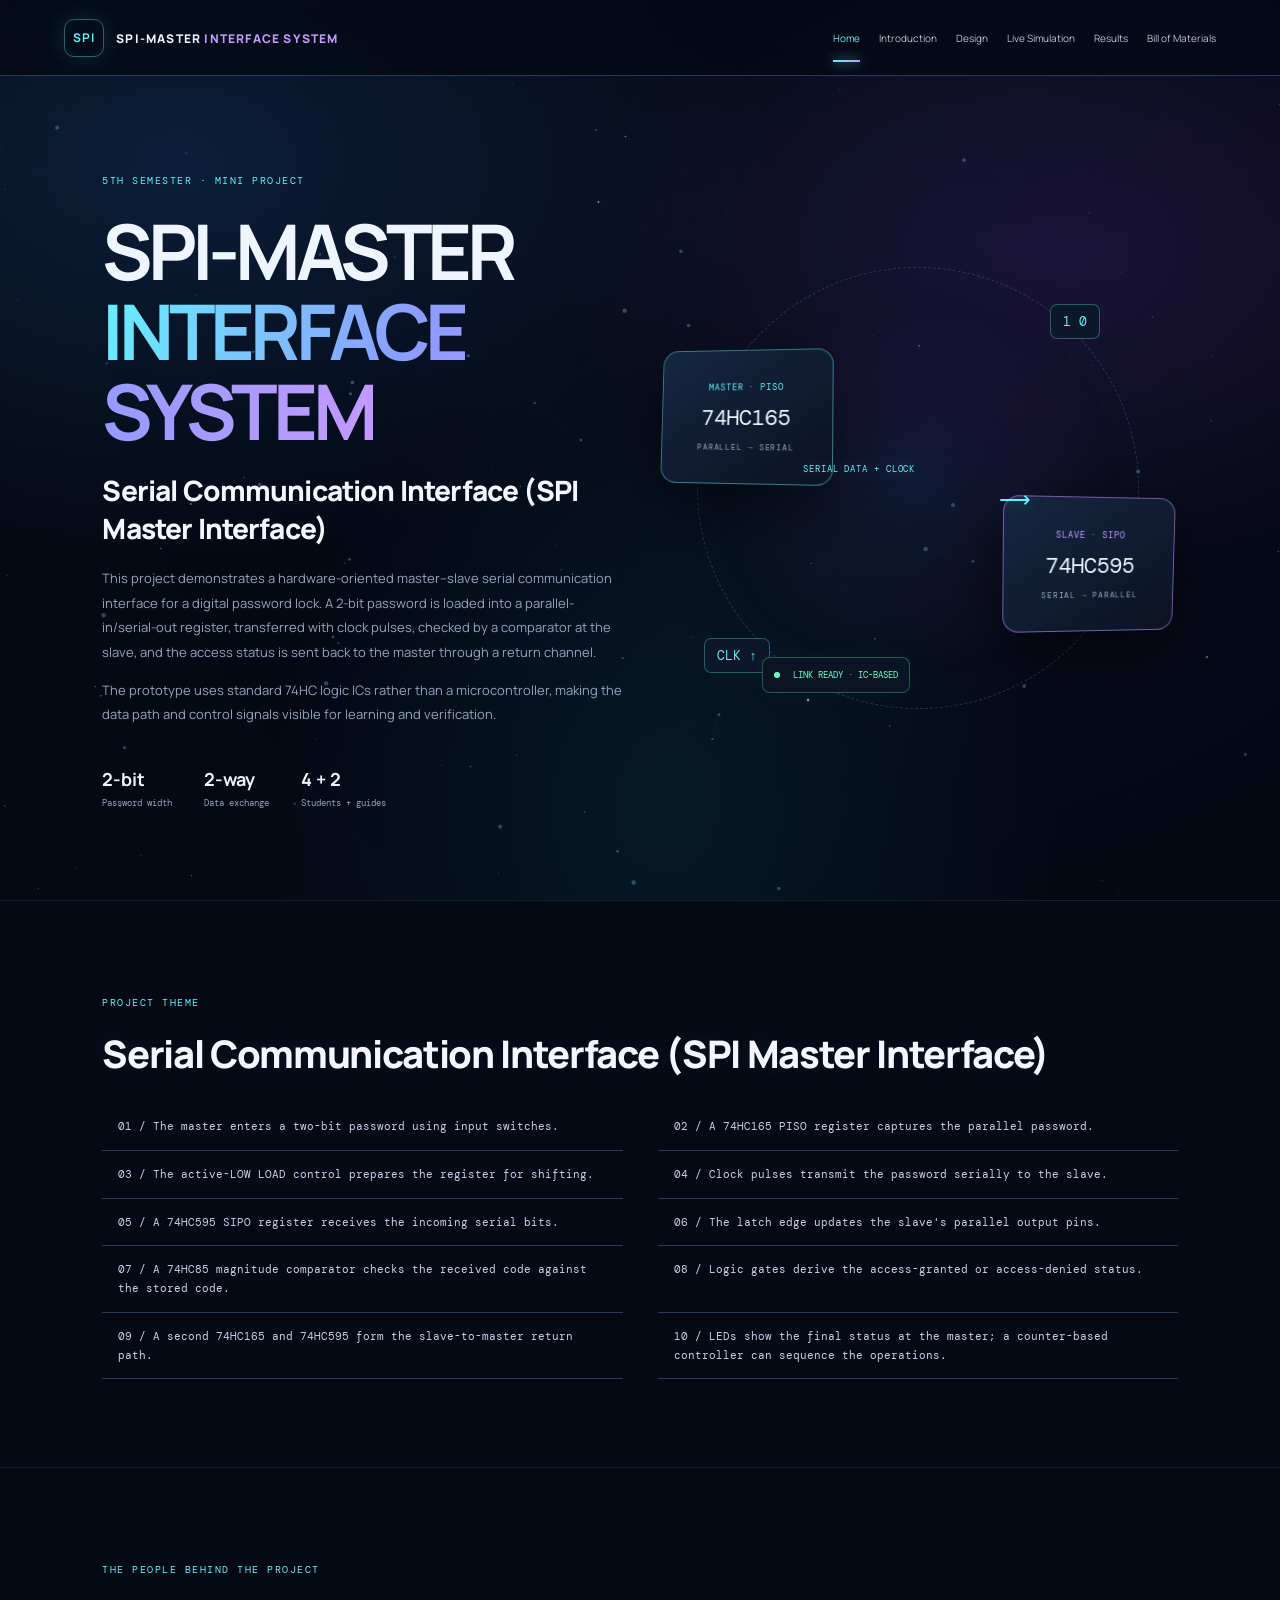
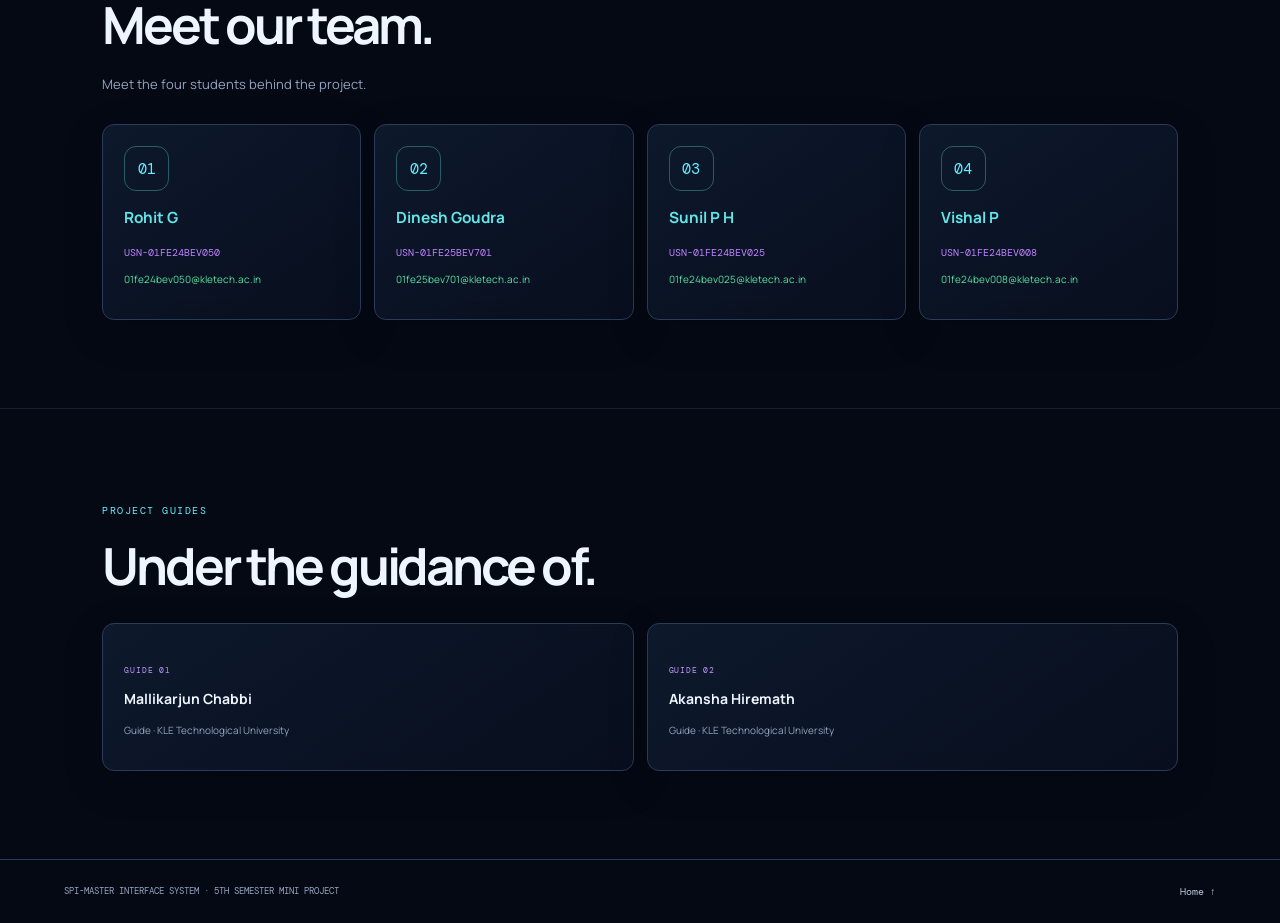
<file: index.html>
<!doctype html><html lang="en"><head><meta charset="utf-8"><meta name="viewport" content="width=device-width,initial-scale=1"><meta name="theme-color" content="#070b17"><title>Home | SPI Master Interface System</title><link rel="stylesheet" href="style.css"></head><body><canvas id="stars"></canvas><header><a class="logo" href="index.html"><b>SPI</b> SPI-MASTER<span> INTERFACE SYSTEM</span></a><button id="menu">☰</button><nav id="nav"><a href="index.html">Home</a><a href="introduction.html">Introduction</a><a href="design.html">Design</a><a href="simulation.html">Live Simulation</a><a href="results.html">Results</a><a href="bom.html">Bill of Materials</a></nav></header><main><section class="hero home-hero"><div><label>5TH SEMESTER · MINI PROJECT</label><h1>SPI-MASTER<br><em>INTERFACE SYSTEM</em></h1><h2 class="subtitle">Serial Communication Interface (SPI Master Interface)</h2><p>This project demonstrates a hardware-oriented master–slave serial communication interface for a digital password lock. A 2-bit password is loaded into a parallel-in/serial-out register, transferred with clock pulses, checked by a comparator at the slave, and the access status is sent back to the master through a return channel.</p><p>The prototype uses standard 74HC logic ICs rather than a microcontroller, making the data path and control signals visible for learning and verification.</p><div class="stats"><div><b>2-bit</b><small>Password width</small></div><div><b>2-way</b><small>Data exchange</small></div><div><b>4 + 2</b><small>Students + guides</small></div></div></div><div class="hero-art"><div class="orbit"></div><div class="chip c1"><small>MASTER · PISO</small><b>74HC165</b><span>PARALLEL → SERIAL</span></div><div class="beam">SERIAL DATA + CLOCK <i>⟶</i></div><div class="chip c2"><small>SLAVE · SIPO</small><b>74HC595</b><span>SERIAL → PARALLEL</span></div><div class="float f1">1 0</div><div class="float f2">CLK ↑</div><div class="live"><i></i> LINK READY · IC-BASED</div></div></section><section class="section"><label>PROJECT THEME</label><h2 class="theme-heading"><strong>Serial Communication Interface (SPI Master Interface)</strong></h2><div class="theme-lines"><p>01 / The master enters a two-bit password using input switches.</p><p>02 / A 74HC165 PISO register captures the parallel password.</p><p>03 / The active-LOW LOAD control prepares the register for shifting.</p><p>04 / Clock pulses transmit the password serially to the slave.</p><p>05 / A 74HC595 SIPO register receives the incoming serial bits.</p><p>06 / The latch edge updates the slave's parallel output pins.</p><p>07 / A 74HC85 magnitude comparator checks the received code against the stored code.</p><p>08 / Logic gates derive the access-granted or access-denied status.</p><p>09 / A second 74HC165 and 74HC595 form the slave-to-master return path.</p><p>10 / LEDs show the final status at the master; a counter-based controller can sequence the operations.</p></div></section><section class="section"><label>THE PEOPLE BEHIND THE PROJECT</label><h2>Meet our team.</h2><p class="muted">Meet the four students behind the project.</p><div class="team"><article><b>01</b><h3 class="student-name">Rohit G</h3><p class="student-usn">USN-01FE24BEV050</p><p class="student-mail">01fe24bev050@kletech.ac.in</p></article><article><b>02</b><h3 class="student-name">Dinesh Goudra</h3><p class="student-usn">USN-01FE25BEV701</p><p class="student-mail">01fe25bev701@kletech.ac.in</p></article><article><b>03</b><h3 class="student-name">Sunil P H</h3><p class="student-usn">USN-01FE24BEV025</p><p class="student-mail">01fe24bev025@kletech.ac.in</p></article><article><b>04</b><h3 class="student-name">Vishal P</h3><p class="student-usn">USN-01FE24BEV008</p><p class="student-mail">01fe24bev008@kletech.ac.in</p></article></div></section><section class="section"><label>PROJECT GUIDES</label><h2>Under the guidance of.</h2><div class="guides"><article><span>GUIDE 01</span><h3>Mallikarjun Chabbi</h3><p>Guide · KLE Technological University</p></article><article><span>GUIDE 02</span><h3>Akansha Hiremath</h3><p>Guide · KLE Technological University</p></article></div></section></main><footer><span>SPI-MASTER INTERFACE SYSTEM · 5TH SEMESTER MINI PROJECT</span><a href="index.html">Home ↑</a></footer><script src="site.js"></script><script src="stars.js"></script></body></html>
</file>
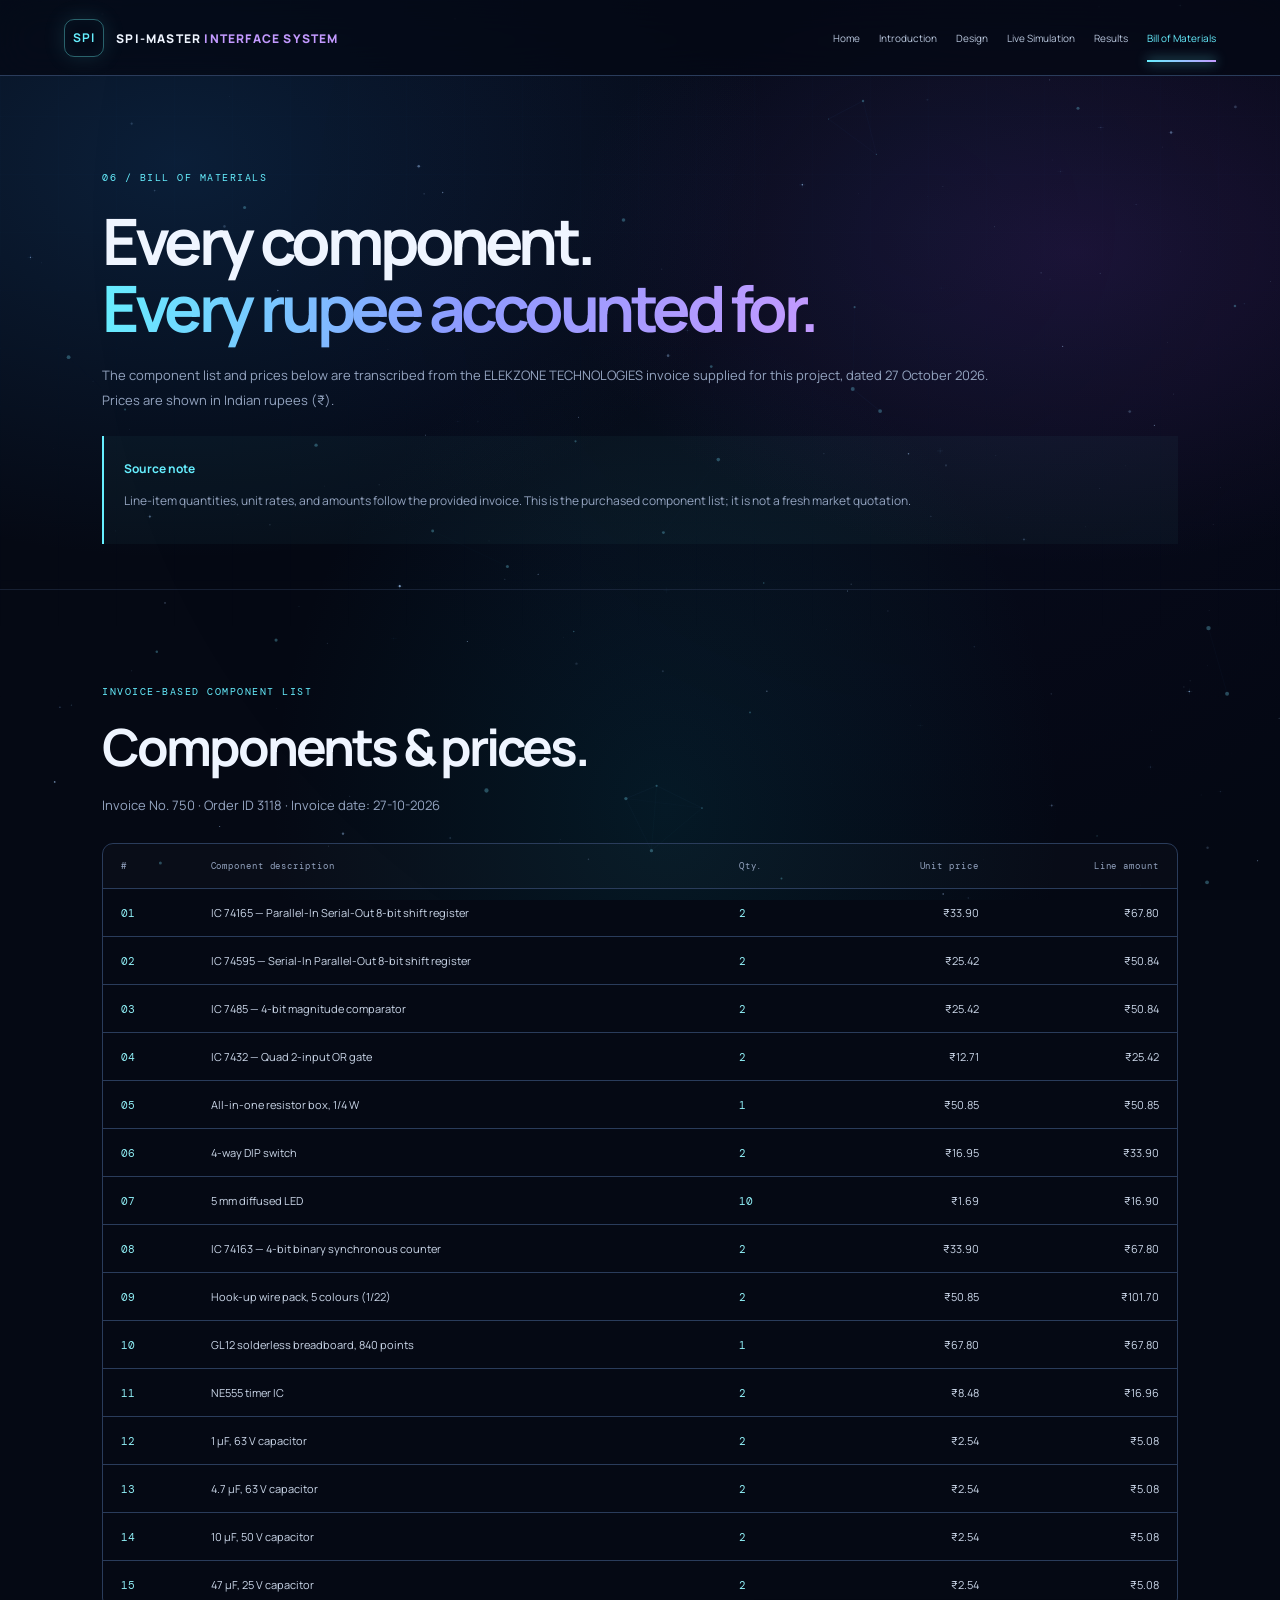
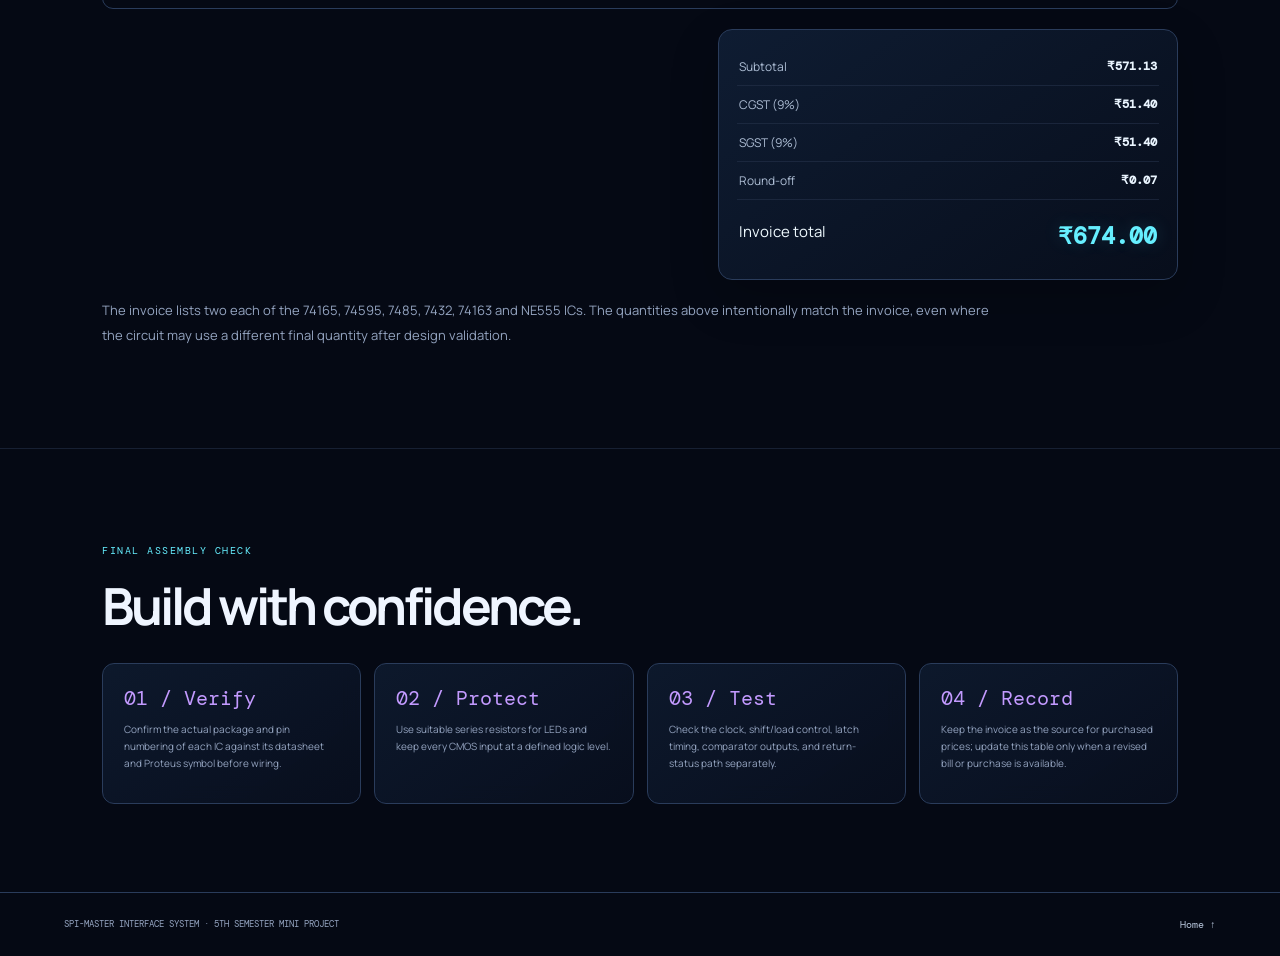
<file: bom.html>
<!doctype html>
<html lang="en"><head><meta charset="utf-8"><meta name="viewport" content="width=device-width,initial-scale=1"><meta name="theme-color" content="#070b17"><meta name="description" content="Invoice-based bill of materials for the SPI Master Interface System mini project."><title>Bill of Materials | SPI Master Interface System</title><link rel="stylesheet" href="style.css"></head>
<body><canvas id="stars" aria-hidden="true"></canvas><header><a class="logo" href="index.html"><b>SPI</b> SPI-MASTER<span> INTERFACE SYSTEM</span></a><button id="menu" aria-label="Toggle navigation">☰</button><nav id="nav"><a href="index.html">Home</a><a href="introduction.html">Introduction</a><a href="design.html">Design</a><a href="simulation.html">Live Simulation</a><a href="results.html">Results</a><a href="bom.html">Bill of Materials</a></nav></header>
<main><section class="page-hero"><label>06 / BILL OF MATERIALS</label><h1>Every component.<br><em>Every rupee accounted for.</em></h1><p>The component list and prices below are transcribed from the ELEKZONE TECHNOLOGIES invoice supplied for this project, dated 27 October 2026. Prices are shown in Indian rupees (₹).</p><div class="callout"><b>Source note</b><p>Line-item quantities, unit rates, and amounts follow the provided invoice. This is the purchased component list; it is not a fresh market quotation.</p></div></section>
<section class="section"><label>INVOICE-BASED COMPONENT LIST</label><h2>Components &amp; prices.</h2><p class="muted">Invoice No. 750 · Order ID 3118 · Invoice date: 27-10-2026</p>
<div class="tablewrap"><table class="bom-table"><thead><tr><th>#</th><th>Component description</th><th>Qty.</th><th>Unit price</th><th>Line amount</th></tr></thead><tbody>
<tr><td>01</td><td>IC 74165 — Parallel-In Serial-Out 8-bit shift register</td><td>2</td><td>₹33.90</td><td>₹67.80</td></tr>
<tr><td>02</td><td>IC 74595 — Serial-In Parallel-Out 8-bit shift register</td><td>2</td><td>₹25.42</td><td>₹50.84</td></tr>
<tr><td>03</td><td>IC 7485 — 4-bit magnitude comparator</td><td>2</td><td>₹25.42</td><td>₹50.84</td></tr>
<tr><td>04</td><td>IC 7432 — Quad 2-input OR gate</td><td>2</td><td>₹12.71</td><td>₹25.42</td></tr>
<tr><td>05</td><td>All-in-one resistor box, 1/4 W</td><td>1</td><td>₹50.85</td><td>₹50.85</td></tr>
<tr><td>06</td><td>4-way DIP switch</td><td>2</td><td>₹16.95</td><td>₹33.90</td></tr>
<tr><td>07</td><td>5 mm diffused LED</td><td>10</td><td>₹1.69</td><td>₹16.90</td></tr>
<tr><td>08</td><td>IC 74163 — 4-bit binary synchronous counter</td><td>2</td><td>₹33.90</td><td>₹67.80</td></tr>
<tr><td>09</td><td>Hook-up wire pack, 5 colours (1/22)</td><td>2</td><td>₹50.85</td><td>₹101.70</td></tr>
<tr><td>10</td><td>GL12 solderless breadboard, 840 points</td><td>1</td><td>₹67.80</td><td>₹67.80</td></tr>
<tr><td>11</td><td>NE555 timer IC</td><td>2</td><td>₹8.48</td><td>₹16.96</td></tr>
<tr><td>12</td><td>1 µF, 63 V capacitor</td><td>2</td><td>₹2.54</td><td>₹5.08</td></tr>
<tr><td>13</td><td>4.7 µF, 63 V capacitor</td><td>2</td><td>₹2.54</td><td>₹5.08</td></tr>
<tr><td>14</td><td>10 µF, 50 V capacitor</td><td>2</td><td>₹2.54</td><td>₹5.08</td></tr>
<tr><td>15</td><td>47 µF, 25 V capacitor</td><td>2</td><td>₹2.54</td><td>₹5.08</td></tr>
</tbody></table></div>
<div class="invoice-summary"><div><span>Subtotal</span><b>₹571.13</b></div><div><span>CGST (9%)</span><b>₹51.40</b></div><div><span>SGST (9%)</span><b>₹51.40</b></div><div><span>Round-off</span><b>₹0.07</b></div><div class="grand-total"><span>Invoice total</span><b>₹674.00</b></div></div>
<p class="muted invoice-footnote">The invoice lists two each of the 74165, 74595, 7485, 7432, 74163 and NE555 ICs. The quantities above intentionally match the invoice, even where the circuit may use a different final quantity after design validation.</p>
</section>
<section class="section"><label>FINAL ASSEMBLY CHECK</label><h2>Build with confidence.</h2><div class="cards"><article><b>01 / Verify</b><p>Confirm the actual package and pin numbering of each IC against its datasheet and Proteus symbol before wiring.</p></article><article><b>02 / Protect</b><p>Use suitable series resistors for LEDs and keep every CMOS input at a defined logic level.</p></article><article><b>03 / Test</b><p>Check the clock, shift/load control, latch timing, comparator outputs, and return-status path separately.</p></article><article><b>04 / Record</b><p>Keep the invoice as the source for purchased prices; update this table only when a revised bill or purchase is available.</p></article></div></section></main>
<footer><span>SPI-MASTER INTERFACE SYSTEM · 5TH SEMESTER MINI PROJECT</span><a href="index.html">Home ↑</a></footer><script src="site.js"></script><script src="stars.js"></script></body></html>
</file>
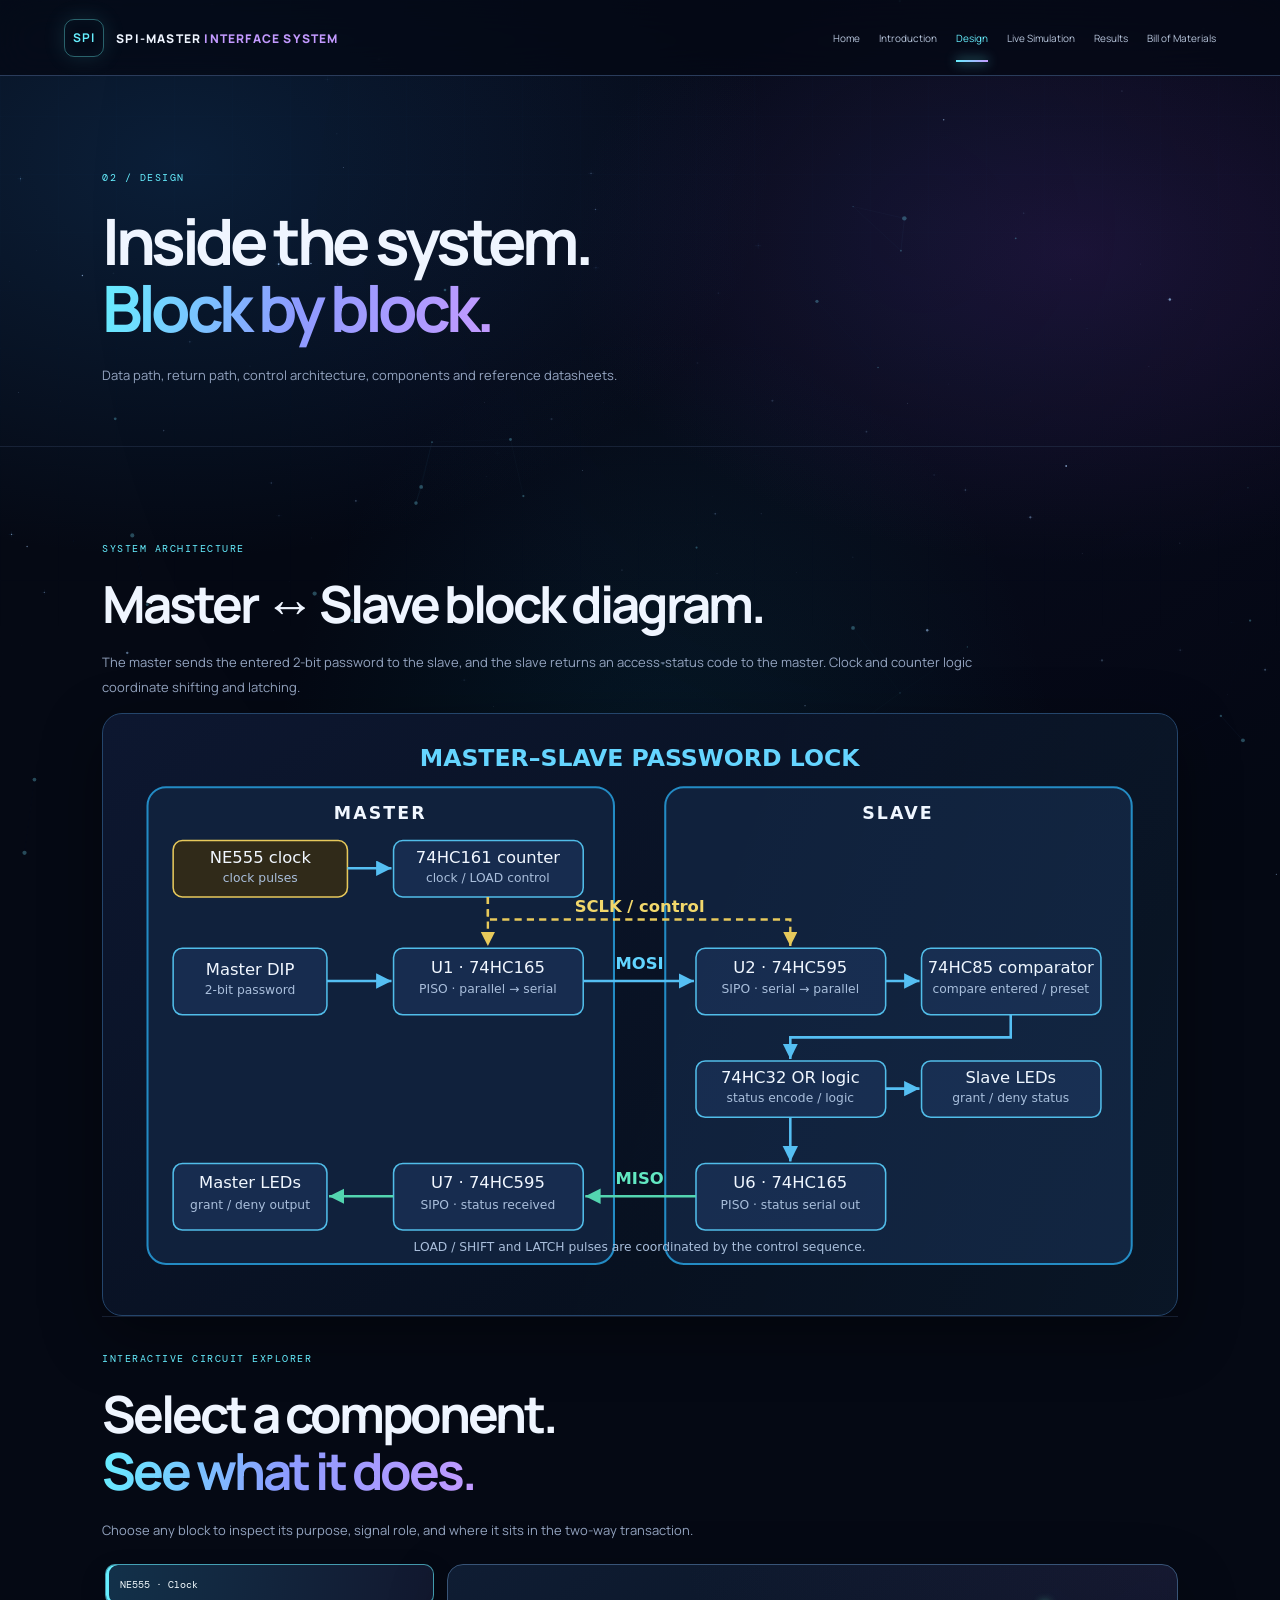
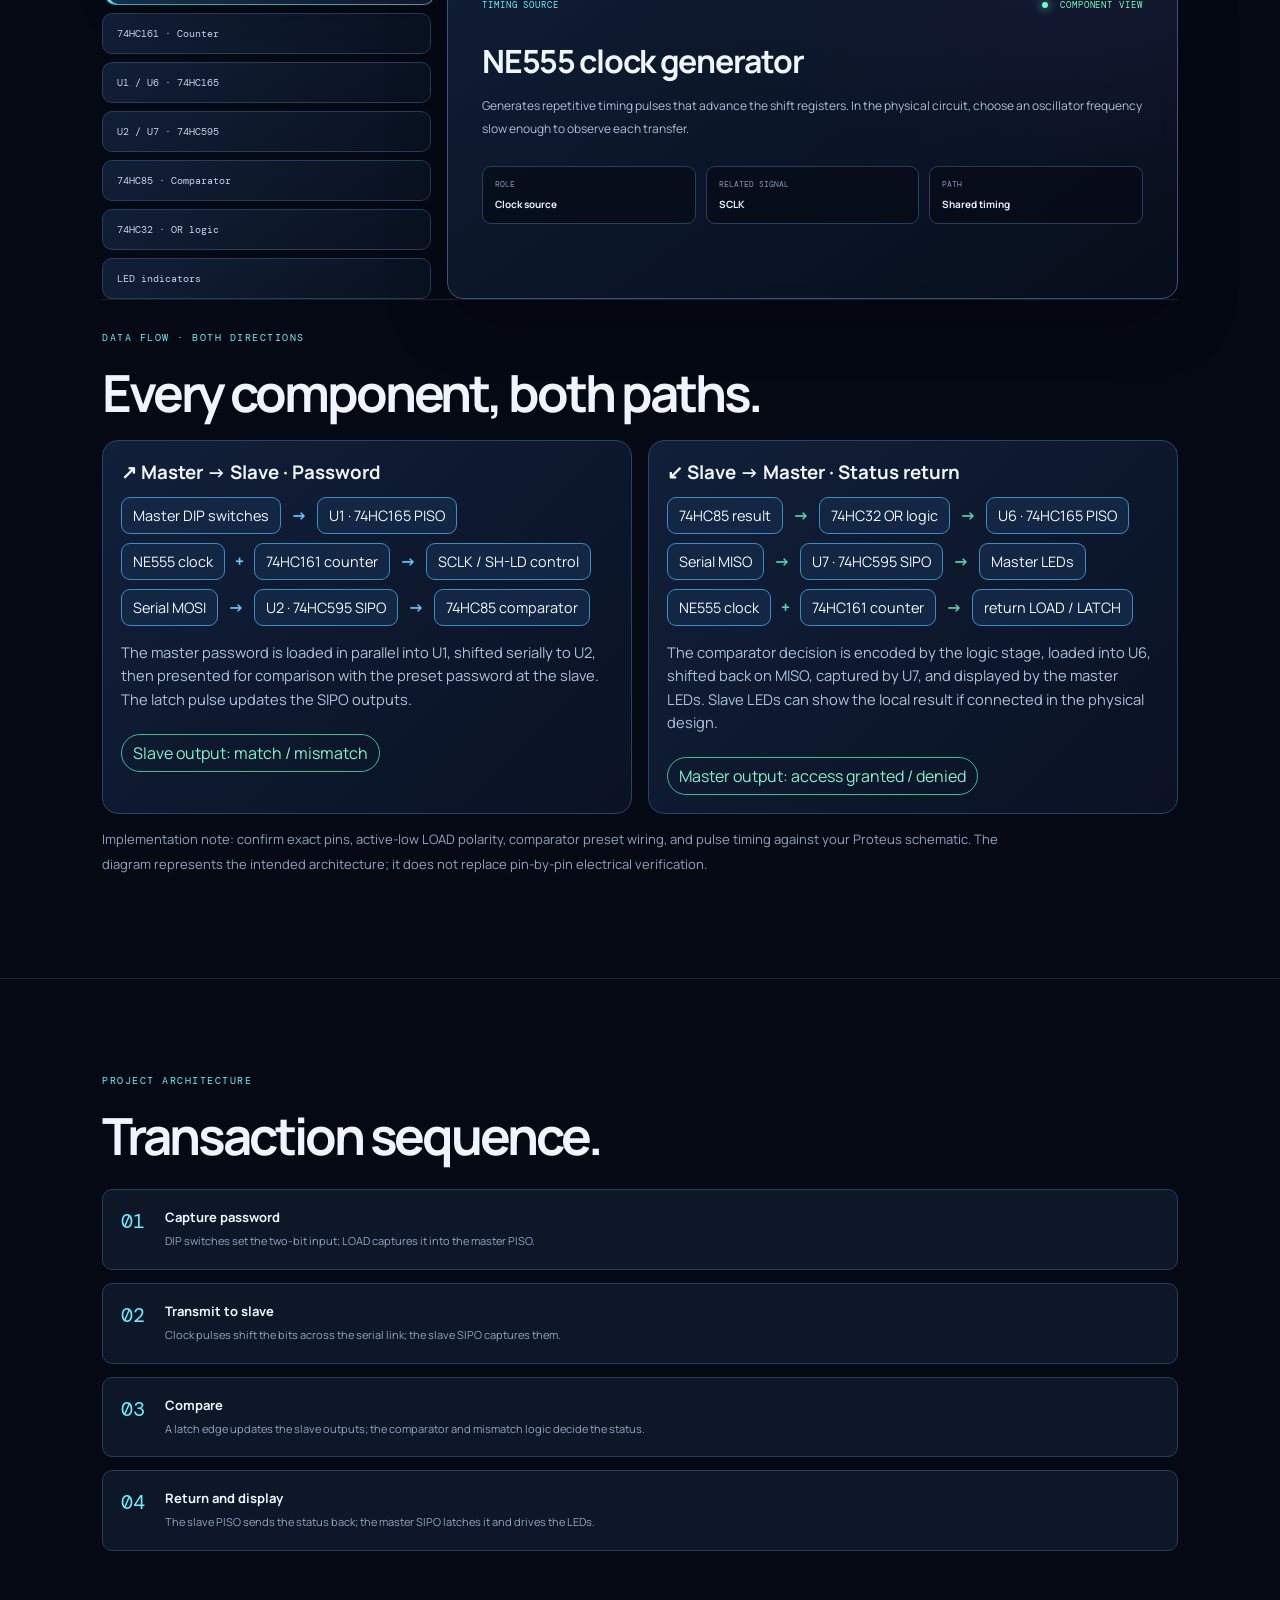
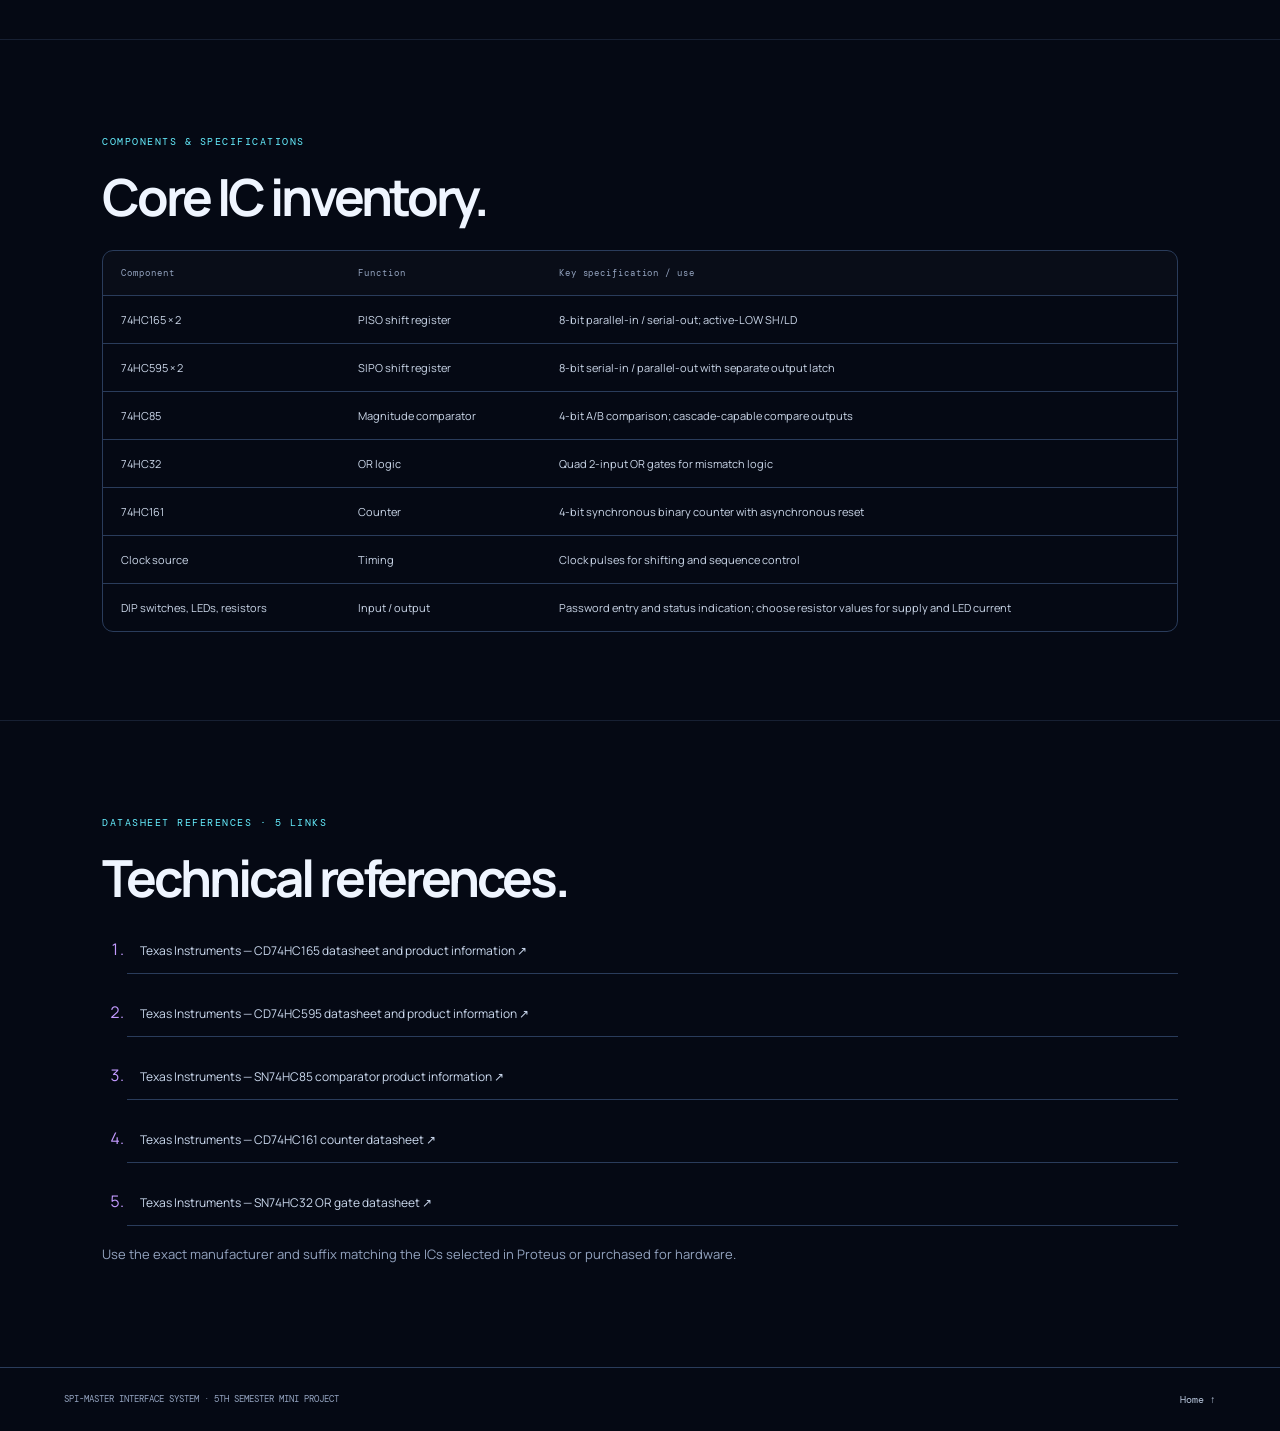
<file: design.html>
<!doctype html><html lang="en"><head><meta charset="utf-8"><meta name="viewport" content="width=device-width,initial-scale=1"><meta name="theme-color" content="#070b17"><title>Design | SPI Master Interface System</title><link rel="stylesheet" href="style.css"></head><body><canvas id="stars"></canvas><header><a class="logo" href="index.html"><b>SPI</b> SPI-MASTER<span> INTERFACE SYSTEM</span></a><button id="menu">☰</button><nav id="nav"><a href="index.html">Home</a><a href="introduction.html">Introduction</a><a href="design.html">Design</a><a href="simulation.html">Live Simulation</a><a href="results.html">Results</a><a href="bom.html">Bill of Materials</a></nav></header><main><section class="page-hero"><label>02 / DESIGN</label><h1>Inside the system.<br><em>Block by block.</em></h1><p>Data path, return path, control architecture, components and reference datasheets.</p></section><section class="section"><label>SYSTEM ARCHITECTURE</label><h2>Master ↔ Slave block diagram.</h2><p class="muted">The master sends the entered 2-bit password to the slave, and the slave returns an access-status code to the master. Clock and counter logic coordinate shifting and latching.</p>
<style>
.spi-architecture{background:linear-gradient(145deg,#0d1730,#07101f 70%);border:1px solid #24456b;border-radius:20px;padding:clamp(10px,2vw,24px);box-shadow:0 20px 60px #0006;overflow:hidden}
.spi-architecture svg{display:block;width:100%;height:auto;min-width:680px}.diagram-scroll{overflow-x:auto;border-radius:14px}
.spi-architecture .panel{fill:#10213c;stroke:#238bc4;stroke-width:2}.spi-architecture .unit{fill:#172c4f;stroke:#51bde9;stroke-width:1.5}.spi-architecture .control{fill:#302a19;stroke:#e7c95b;stroke-width:1.5}.spi-architecture text{font-family:Inter,system-ui,sans-serif;fill:#f1f7ff}.spi-architecture .sub{fill:#a9bedb;font-size:12px}.spi-architecture .heading{font-weight:800;font-size:17px;letter-spacing:2px}.spi-architecture .wire{fill:none;stroke:#55bff3;stroke-width:2.5;marker-end:url(#arrBlue)}.spi-architecture .back{fill:none;stroke:#53d5b0;stroke-width:2.5;marker-end:url(#arrGreen)}.spi-architecture .clk{fill:none;stroke:#e7c95b;stroke-width:2.3;stroke-dasharray:7 5;marker-end:url(#arrYellow)}
.flow-grid{display:grid;grid-template-columns:repeat(2,minmax(0,1fr));gap:16px;margin-top:18px}.flow-card{border:1px solid #24456b;background:linear-gradient(135deg,#111f39,#0a1223);border-radius:16px;padding:18px}.flow-card h3{margin:0 0 12px}.flow-step{display:flex;align-items:center;gap:10px;flex-wrap:wrap;margin:9px 0}.flow-chip{padding:8px 11px;border:1px solid #398dc3;background:#132744;border-radius:9px;font-size:.9rem}.flow-arrow{color:#60c9ff;font-weight:800}.flow-card.return .flow-arrow{color:#53d5b0}.flow-note{font-size:.92rem;color:#afc1da;line-height:1.6}.flow-card .outcome{display:inline-block;margin-top:8px;padding:7px 11px;border-radius:999px;border:1px solid #3bba98;color:#82f0cf}
@media(max-width:720px){.flow-grid{grid-template-columns:1fr}}
</style>
<div class="spi-architecture"><div class="diagram-scroll"><svg viewBox="0 0 1000 540" role="img" aria-label="Master slave password lock block diagram showing password transfer from master to slave and status return from slave to master">
<defs><marker id="arrBlue" markerWidth="8" markerHeight="8" refX="6" refY="3" orient="auto"><path d="M0,0 L6,3 L0,6 Z" fill="#55bff3"/></marker><marker id="arrGreen" markerWidth="8" markerHeight="8" refX="6" refY="3" orient="auto"><path d="M0,0 L6,3 L0,6 Z" fill="#53d5b0"/></marker><marker id="arrYellow" markerWidth="8" markerHeight="8" refX="6" refY="3" orient="auto"><path d="M0,0 L6,3 L0,6 Z" fill="#e7c95b"/></marker></defs>
<text x="500" y="27" text-anchor="middle" style="font-size:23px;font-weight:800;fill:#65d5ff">MASTER–SLAVE PASSWORD LOCK</text>
<rect class="panel" x="20" y="48" width="455" height="465" rx="18"/><rect class="panel" x="525" y="48" width="455" height="465" rx="18"/><text class="heading" x="247" y="79" text-anchor="middle">MASTER</text><text class="heading" x="752" y="79" text-anchor="middle">SLAVE</text>
<rect class="control" x="45" y="100" width="170" height="55" rx="9"/><text x="130" y="122" text-anchor="middle">NE555 clock</text><text class="sub" x="130" y="140" text-anchor="middle">clock pulses</text>
<rect class="unit" x="260" y="100" width="185" height="55" rx="9"/><text x="352" y="122" text-anchor="middle">74HC161 counter</text><text class="sub" x="352" y="140" text-anchor="middle">clock / LOAD control</text><path class="wire" d="M215 127 H258"/>
<rect class="unit" x="45" y="205" width="150" height="65" rx="9"/><text x="120" y="231" text-anchor="middle">Master DIP</text><text class="sub" x="120" y="250" text-anchor="middle">2-bit password</text>
<rect class="unit" x="260" y="205" width="185" height="65" rx="9"/><text x="352" y="229" text-anchor="middle">U1 · 74HC165</text><text class="sub" x="352" y="249" text-anchor="middle">PISO · parallel → serial</text><path class="wire" d="M195 237 H258"/>
<rect class="unit" x="555" y="205" width="185" height="65" rx="9"/><text x="647" y="229" text-anchor="middle">U2 · 74HC595</text><text class="sub" x="647" y="249" text-anchor="middle">SIPO · serial → parallel</text><path class="wire" d="M445 237 H553"/><text x="500" y="225" text-anchor="middle" style="fill:#62d4ff;font-weight:800">MOSI</text>
<rect class="unit" x="775" y="205" width="175" height="65" rx="9"/><text x="862" y="229" text-anchor="middle">74HC85 comparator</text><text class="sub" x="862" y="249" text-anchor="middle">compare entered / preset</text><path class="wire" d="M740 237 H773"/>
<rect class="unit" x="555" y="315" width="185" height="55" rx="9"/><text x="647" y="337" text-anchor="middle">74HC32 OR logic</text><text class="sub" x="647" y="355" text-anchor="middle">status encode / logic</text><path class="wire" d="M862 270 V292 H647 V313"/>
<rect class="unit" x="775" y="315" width="175" height="55" rx="9"/><text x="862" y="337" text-anchor="middle">Slave LEDs</text><text class="sub" x="862" y="355" text-anchor="middle">grant / deny status</text><path class="wire" d="M740 342 H773"/>
<rect class="unit" x="555" y="415" width="185" height="65" rx="9"/><text x="647" y="439" text-anchor="middle">U6 · 74HC165</text><text class="sub" x="647" y="459" text-anchor="middle">PISO · status serial out</text><path class="wire" d="M647 370 V413"/>
<rect class="unit" x="260" y="415" width="185" height="65" rx="9"/><text x="352" y="439" text-anchor="middle">U7 · 74HC595</text><text class="sub" x="352" y="459" text-anchor="middle">SIPO · status received</text><path class="back" d="M555 447 H447"/><text x="500" y="435" text-anchor="middle" style="fill:#62e8c2;font-weight:800">MISO</text>
<rect class="unit" x="45" y="415" width="150" height="65" rx="9"/><text x="120" y="439" text-anchor="middle">Master LEDs</text><text class="sub" x="120" y="459" text-anchor="middle">grant / deny output</text><path class="back" d="M260 447 H197"/>
<path class="clk" d="M352 155 V177 H647 V203"/><text x="500" y="170" text-anchor="middle" style="fill:#f2d86b;font-weight:800">SCLK / control</text><path class="clk" d="M352 155 V190 H352 V203"/>
<text class="sub" x="500" y="500" text-anchor="middle">LOAD / SHIFT and LATCH pulses are coordinated by the control sequence.</text></svg></div></div>
<section class="section" style="padding:28px 0 0"><label>INTERACTIVE CIRCUIT EXPLORER</label><h2>Select a component.<br><em>See what it does.</em></h2><p class="muted">Choose any block to inspect its purpose, signal role, and where it sits in the two-way transaction.</p><div class="explorer"><div class="explorer-controls" role="group" aria-label="Select a circuit component"><button class="explorer-btn selected" data-part="clock">NE555 · Clock</button><button class="explorer-btn" data-part="counter">74HC161 · Counter</button><button class="explorer-btn" data-part="piso">U1 / U6 · 74HC165</button><button class="explorer-btn" data-part="sipo">U2 / U7 · 74HC595</button><button class="explorer-btn" data-part="compare">74HC85 · Comparator</button><button class="explorer-btn" data-part="logic">74HC32 · OR logic</button><button class="explorer-btn" data-part="leds">LED indicators</button></div><article class="explorer-detail" aria-live="polite"><div class="explorer-top"><span id="partTag">TIMING SOURCE</span><span class="signal-live"><i></i> COMPONENT VIEW</span></div><h3 id="partTitle">NE555 clock generator</h3><p id="partText">Generates repetitive timing pulses that advance the shift registers. In the physical circuit, choose an oscillator frequency slow enough to observe each transfer.</p><div class="explorer-metrics"><div><small>ROLE</small><b id="partRole">Clock source</b></div><div><small>RELATED SIGNAL</small><b id="partSignal">SCLK</b></div><div><small>PATH</small><b id="partPath">Shared timing</b></div></div></article></div></section>
<section class="section" style="padding:24px 0 0"><label>DATA FLOW · BOTH DIRECTIONS</label><h2>Every component, both paths.</h2><div class="flow-grid"><article class="flow-card"><h3>↗ Master → Slave · Password</h3><div class="flow-step"><span class="flow-chip">Master DIP switches</span><span class="flow-arrow">→</span><span class="flow-chip">U1 · 74HC165 PISO</span></div><div class="flow-step"><span class="flow-chip">NE555 clock</span><span class="flow-arrow">+</span><span class="flow-chip">74HC161 counter</span><span class="flow-arrow">→</span><span class="flow-chip">SCLK / SH-LD control</span></div><div class="flow-step"><span class="flow-chip">Serial MOSI</span><span class="flow-arrow">→</span><span class="flow-chip">U2 · 74HC595 SIPO</span><span class="flow-arrow">→</span><span class="flow-chip">74HC85 comparator</span></div><p class="flow-note">The master password is loaded in parallel into U1, shifted serially to U2, then presented for comparison with the preset password at the slave. The latch pulse updates the SIPO outputs.</p><span class="outcome">Slave output: match / mismatch</span></article><article class="flow-card return"><h3>↙ Slave → Master · Status return</h3><div class="flow-step"><span class="flow-chip">74HC85 result</span><span class="flow-arrow">→</span><span class="flow-chip">74HC32 OR logic</span><span class="flow-arrow">→</span><span class="flow-chip">U6 · 74HC165 PISO</span></div><div class="flow-step"><span class="flow-chip">Serial MISO</span><span class="flow-arrow">→</span><span class="flow-chip">U7 · 74HC595 SIPO</span><span class="flow-arrow">→</span><span class="flow-chip">Master LEDs</span></div><div class="flow-step"><span class="flow-chip">NE555 clock</span><span class="flow-arrow">+</span><span class="flow-chip">74HC161 counter</span><span class="flow-arrow">→</span><span class="flow-chip">return LOAD / LATCH</span></div><p class="flow-note">The comparator decision is encoded by the logic stage, loaded into U6, shifted back on MISO, captured by U7, and displayed by the master LEDs. Slave LEDs can show the local result if connected in the physical design.</p><span class="outcome">Master output: access granted / denied</span></article></div><p class="muted">Implementation note: confirm exact pins, active-low LOAD polarity, comparator preset wiring, and pulse timing against your Proteus schematic. The diagram represents the intended architecture; it does not replace pin-by-pin electrical verification.</p></section></section><section class="section"><label>PROJECT ARCHITECTURE</label><h2>Transaction sequence.</h2><div class="timeline"><article><b>01</b><div><h3>Capture password</h3><p>DIP switches set the two-bit input; LOAD captures it into the master PISO.</p></div></article><article><b>02</b><div><h3>Transmit to slave</h3><p>Clock pulses shift the bits across the serial link; the slave SIPO captures them.</p></div></article><article><b>03</b><div><h3>Compare</h3><p>A latch edge updates the slave outputs; the comparator and mismatch logic decide the status.</p></div></article><article><b>04</b><div><h3>Return and display</h3><p>The slave PISO sends the status back; the master SIPO latches it and drives the LEDs.</p></div></article></div></section><section class="section"><label>COMPONENTS & SPECIFICATIONS</label><h2>Core IC inventory.</h2><div class="tablewrap"><table><tr><th>Component</th><th>Function</th><th>Key specification / use</th></tr><tr><td>74HC165 × 2</td><td>PISO shift register</td><td>8-bit parallel-in / serial-out; active-LOW SH/LD</td></tr><tr><td>74HC595 × 2</td><td>SIPO shift register</td><td>8-bit serial-in / parallel-out with separate output latch</td></tr><tr><td>74HC85</td><td>Magnitude comparator</td><td>4-bit A/B comparison; cascade-capable compare outputs</td></tr><tr><td>74HC32</td><td>OR logic</td><td>Quad 2-input OR gates for mismatch logic</td></tr><tr><td>74HC161</td><td>Counter</td><td>4-bit synchronous binary counter with asynchronous reset</td></tr><tr><td>Clock source</td><td>Timing</td><td>Clock pulses for shifting and sequence control</td></tr><tr><td>DIP switches, LEDs, resistors</td><td>Input / output</td><td>Password entry and status indication; choose resistor values for supply and LED current</td></tr></table></div></section><section class="section"><label>DATASHEET REFERENCES · 5 LINKS</label><h2>Technical references.</h2><ol class="refs"><li><a href="https://www.ti.com/product/CD74HC165" target="_blank" rel="noopener">Texas Instruments — CD74HC165 datasheet and product information ↗</a></li><li><a href="https://www.ti.com/product/CD74HC595" target="_blank" rel="noopener">Texas Instruments — CD74HC595 datasheet and product information ↗</a></li><li><a href="https://www.ti.com/product/SN74HC85" target="_blank" rel="noopener">Texas Instruments — SN74HC85 comparator product information ↗</a></li><li><a href="https://www.ti.com/product/CD74HC161" target="_blank" rel="noopener">Texas Instruments — CD74HC161 counter datasheet ↗</a></li><li><a href="https://www.ti.com/product/SN74HC32" target="_blank" rel="noopener">Texas Instruments — SN74HC32 OR gate datasheet ↗</a></li></ol><p class="muted">Use the exact manufacturer and suffix matching the ICs selected in Proteus or purchased for hardware.</p></section></main><footer><span>SPI-MASTER INTERFACE SYSTEM · 5TH SEMESTER MINI PROJECT</span><a href="index.html">Home ↑</a></footer><script src="site.js"></script><script src="architecture.js"></script><script src="stars.js"></script></body></html>
</file>
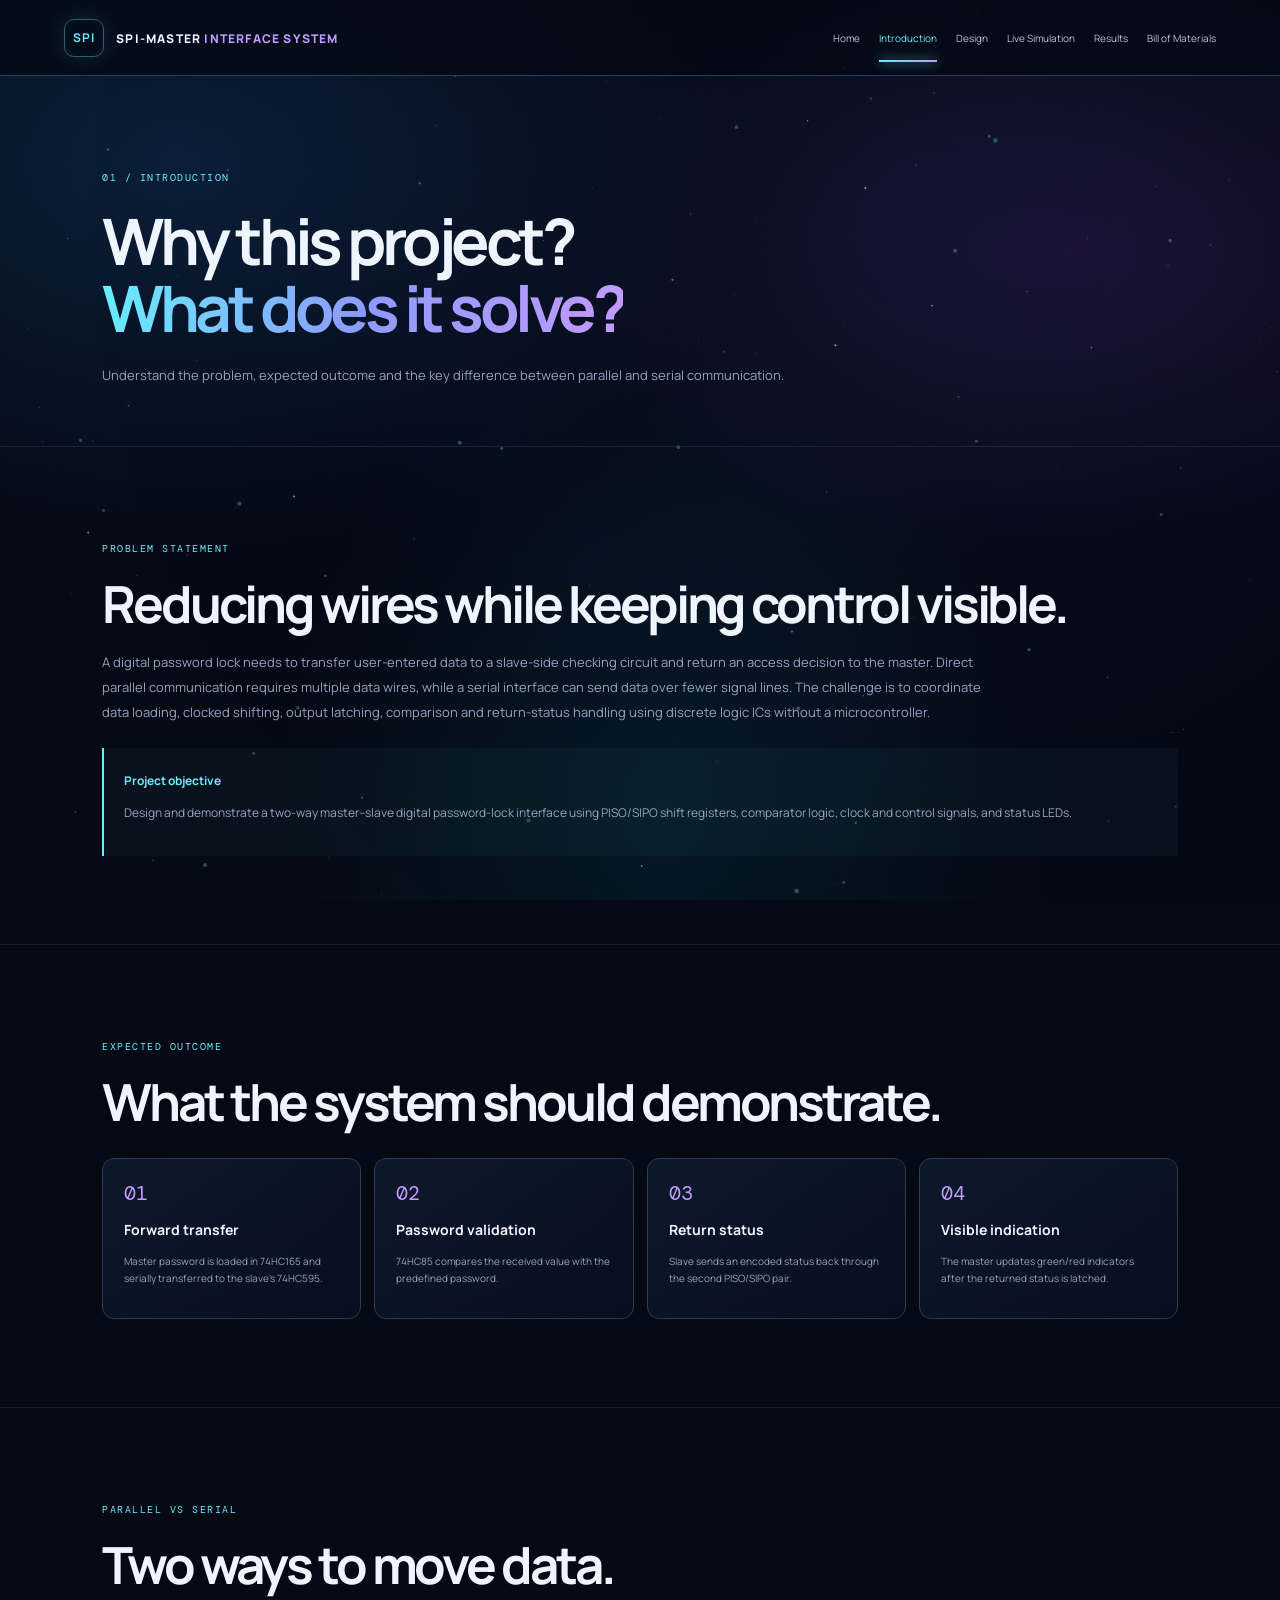
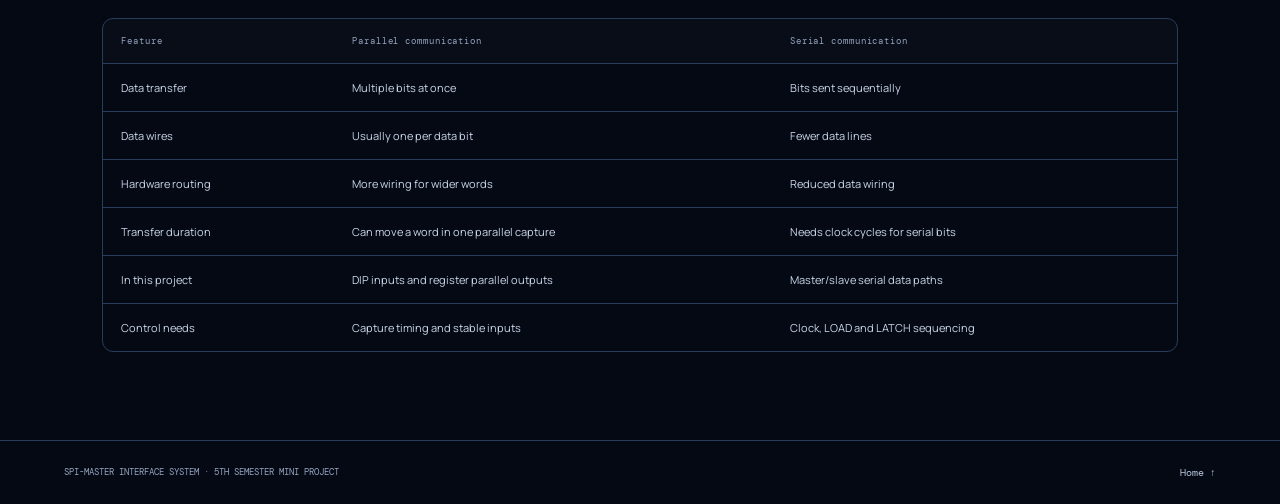
<file: introduction.html>
<!doctype html><html lang="en"><head><meta charset="utf-8"><meta name="viewport" content="width=device-width,initial-scale=1"><meta name="theme-color" content="#070b17"><title>Introduction | SPI Master Interface System</title><link rel="stylesheet" href="style.css"></head><body><canvas id="stars"></canvas><header><a class="logo" href="index.html"><b>SPI</b> SPI-MASTER<span> INTERFACE SYSTEM</span></a><button id="menu">☰</button><nav id="nav"><a href="index.html">Home</a><a href="introduction.html">Introduction</a><a href="design.html">Design</a><a href="simulation.html">Live Simulation</a><a href="results.html">Results</a><a href="bom.html">Bill of Materials</a></nav></header><main><section class="page-hero"><label>01 / INTRODUCTION</label><h1>Why this project?<br><em>What does it solve?</em></h1><p>Understand the problem, expected outcome and the key difference between parallel and serial communication.</p></section><section class="section"><label>PROBLEM STATEMENT</label><h2>Reducing wires while keeping control visible.</h2><p>A digital password lock needs to transfer user-entered data to a slave-side checking circuit and return an access decision to the master. Direct parallel communication requires multiple data wires, while a serial interface can send data over fewer signal lines. The challenge is to coordinate data loading, clocked shifting, output latching, comparison and return-status handling using discrete logic ICs without a microcontroller.</p><div class="callout"><b>Project objective</b><p>Design and demonstrate a two-way master–slave digital password-lock interface using PISO/SIPO shift registers, comparator logic, clock and control signals, and status LEDs.</p></div></section><section class="section"><label>EXPECTED OUTCOME</label><h2>What the system should demonstrate.</h2><div class="cards"><article><b>01</b><h3>Forward transfer</h3><p>Master password is loaded in 74HC165 and serially transferred to the slave's 74HC595.</p></article><article><b>02</b><h3>Password validation</h3><p>74HC85 compares the received value with the predefined password.</p></article><article><b>03</b><h3>Return status</h3><p>Slave sends an encoded status back through the second PISO/SIPO pair.</p></article><article><b>04</b><h3>Visible indication</h3><p>The master updates green/red indicators after the returned status is latched.</p></article></div></section><section class="section"><label>PARALLEL VS SERIAL</label><h2>Two ways to move data.</h2><div class="tablewrap"><table><tr><th>Feature</th><th>Parallel communication</th><th>Serial communication</th></tr><tr><td>Data transfer</td><td>Multiple bits at once</td><td>Bits sent sequentially</td></tr><tr><td>Data wires</td><td>Usually one per data bit</td><td>Fewer data lines</td></tr><tr><td>Hardware routing</td><td>More wiring for wider words</td><td>Reduced data wiring</td></tr><tr><td>Transfer duration</td><td>Can move a word in one parallel capture</td><td>Needs clock cycles for serial bits</td></tr><tr><td>In this project</td><td>DIP inputs and register parallel outputs</td><td>Master/slave serial data paths</td></tr><tr><td>Control needs</td><td>Capture timing and stable inputs</td><td>Clock, LOAD and LATCH sequencing</td></tr></table></div></section></main><footer><span>SPI-MASTER INTERFACE SYSTEM · 5TH SEMESTER MINI PROJECT</span><a href="index.html">Home ↑</a></footer><script src="site.js"></script><script src="stars.js"></script></body></html>
</file>
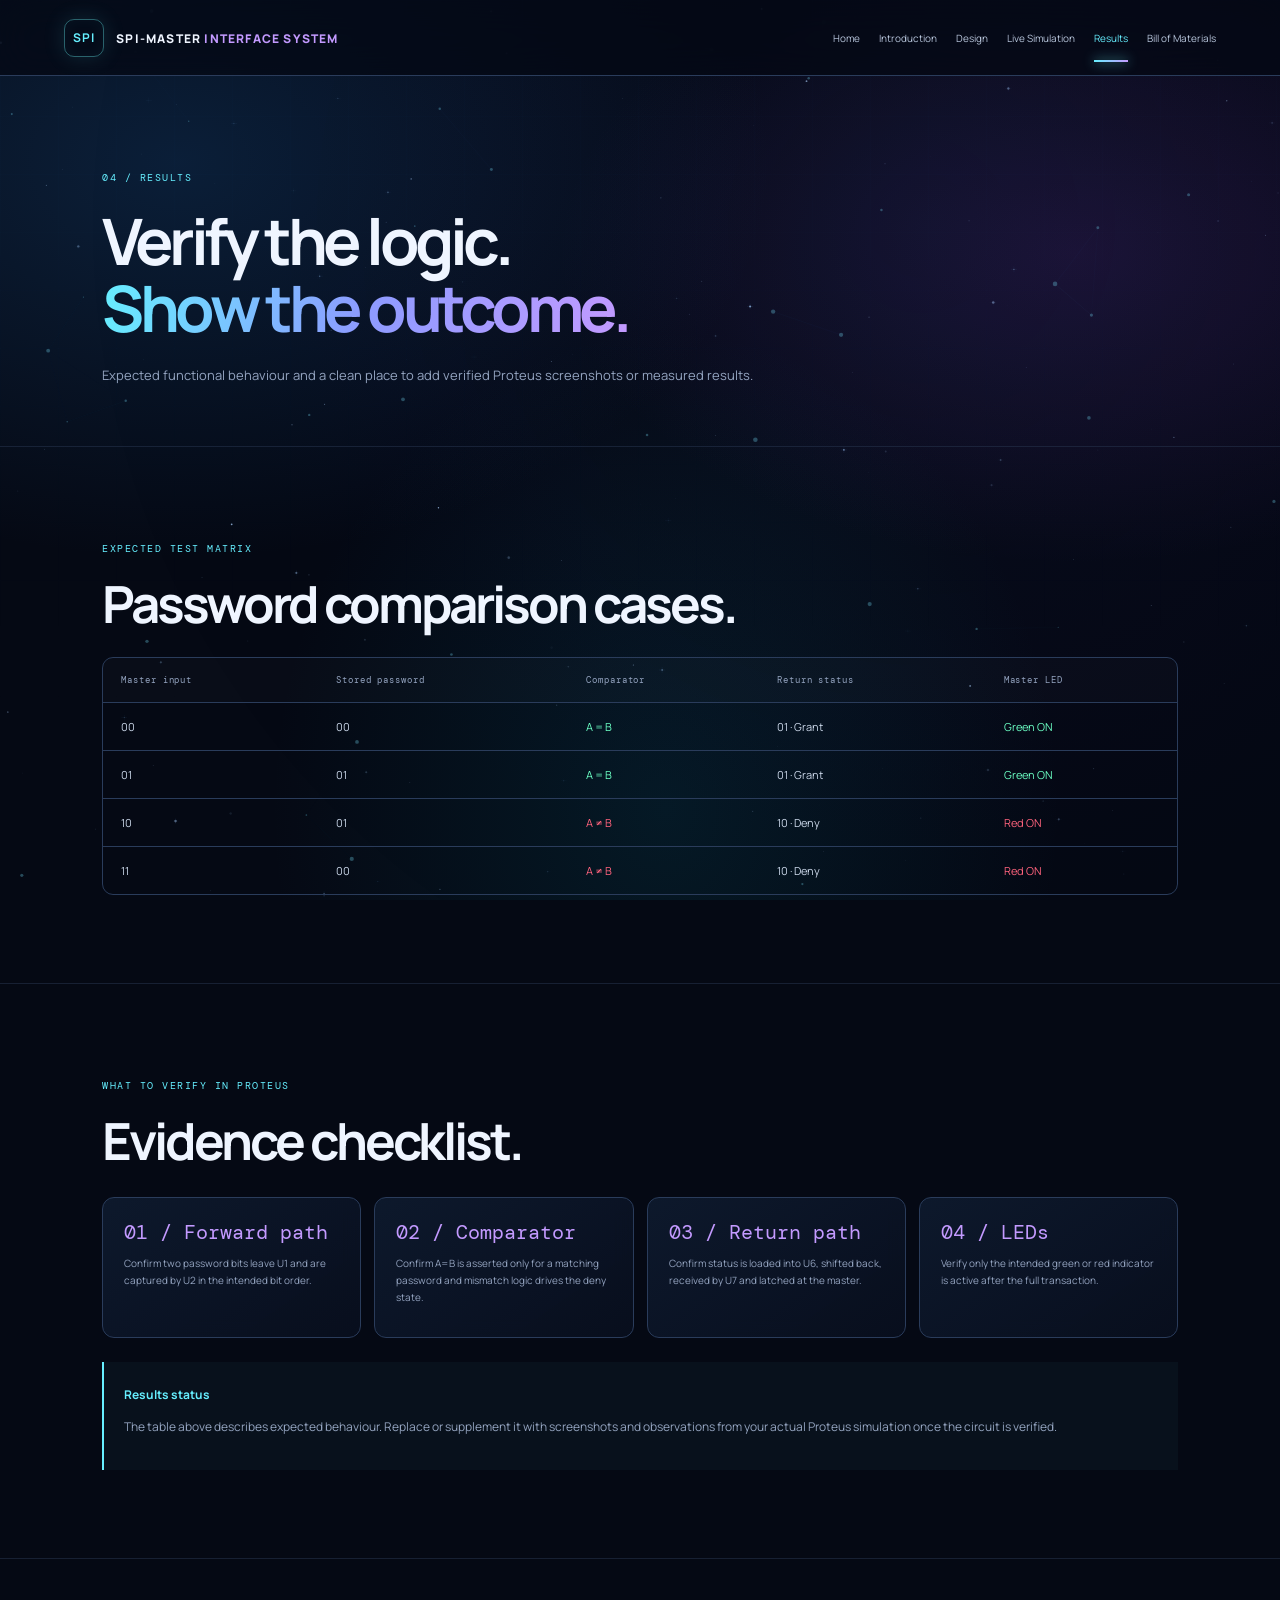
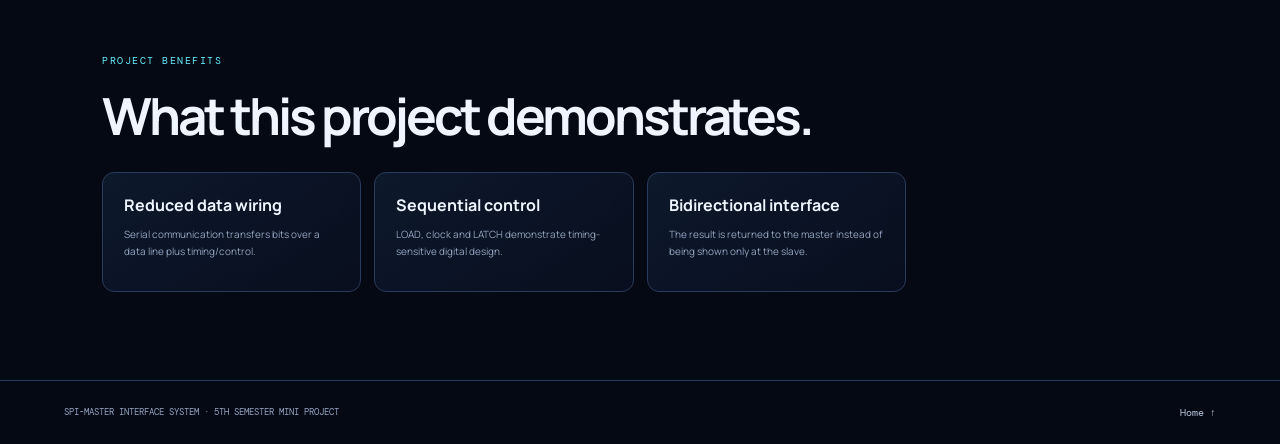
<file: results.html>
<!doctype html><html lang="en"><head><meta charset="utf-8"><meta name="viewport" content="width=device-width,initial-scale=1"><meta name="theme-color" content="#070b17"><title>Results | SPI Master Interface System</title><link rel="stylesheet" href="style.css"></head><body><canvas id="stars"></canvas><header><a class="logo" href="index.html"><b>SPI</b> SPI-MASTER<span> INTERFACE SYSTEM</span></a><button id="menu">☰</button><nav id="nav"><a href="index.html">Home</a><a href="introduction.html">Introduction</a><a href="design.html">Design</a><a href="simulation.html">Live Simulation</a><a href="results.html">Results</a><a href="bom.html">Bill of Materials</a></nav></header><main><section class="page-hero"><label>04 / RESULTS</label><h1>Verify the logic.<br><em>Show the outcome.</em></h1><p>Expected functional behaviour and a clean place to add verified Proteus screenshots or measured results.</p></section><section class="section"><label>EXPECTED TEST MATRIX</label><h2>Password comparison cases.</h2><div class="tablewrap"><table><tr><th>Master input</th><th>Stored password</th><th>Comparator</th><th>Return status</th><th>Master LED</th></tr><tr><td>00</td><td>00</td><td class="ok">A = B</td><td>01 · Grant</td><td class="ok">Green ON</td></tr><tr><td>01</td><td>01</td><td class="ok">A = B</td><td>01 · Grant</td><td class="ok">Green ON</td></tr><tr><td>10</td><td>01</td><td class="bad">A ≠ B</td><td>10 · Deny</td><td class="bad">Red ON</td></tr><tr><td>11</td><td>00</td><td class="bad">A ≠ B</td><td>10 · Deny</td><td class="bad">Red ON</td></tr></table></div></section><section class="section"><label>WHAT TO VERIFY IN PROTEUS</label><h2>Evidence checklist.</h2><div class="cards"><article><b>01 / Forward path</b><p>Confirm two password bits leave U1 and are captured by U2 in the intended bit order.</p></article><article><b>02 / Comparator</b><p>Confirm A=B is asserted only for a matching password and mismatch logic drives the deny state.</p></article><article><b>03 / Return path</b><p>Confirm status is loaded into U6, shifted back, received by U7 and latched at the master.</p></article><article><b>04 / LEDs</b><p>Verify only the intended green or red indicator is active after the full transaction.</p></article></div><div class="callout"><b>Results status</b><p>The table above describes expected behaviour. Replace or supplement it with screenshots and observations from your actual Proteus simulation once the circuit is verified.</p></div></section><section class="section"><label>PROJECT BENEFITS</label><h2>What this project demonstrates.</h2><div class="features"><article><b>Reduced data wiring</b><p>Serial communication transfers bits over a data line plus timing/control.</p></article><article><b>Sequential control</b><p>LOAD, clock and LATCH demonstrate timing-sensitive digital design.</p></article><article><b>Bidirectional interface</b><p>The result is returned to the master instead of being shown only at the slave.</p></article></div></section></main><footer><span>SPI-MASTER INTERFACE SYSTEM · 5TH SEMESTER MINI PROJECT</span><a href="index.html">Home ↑</a></footer><script src="site.js"></script><script src="stars.js"></script></body></html>
</file>
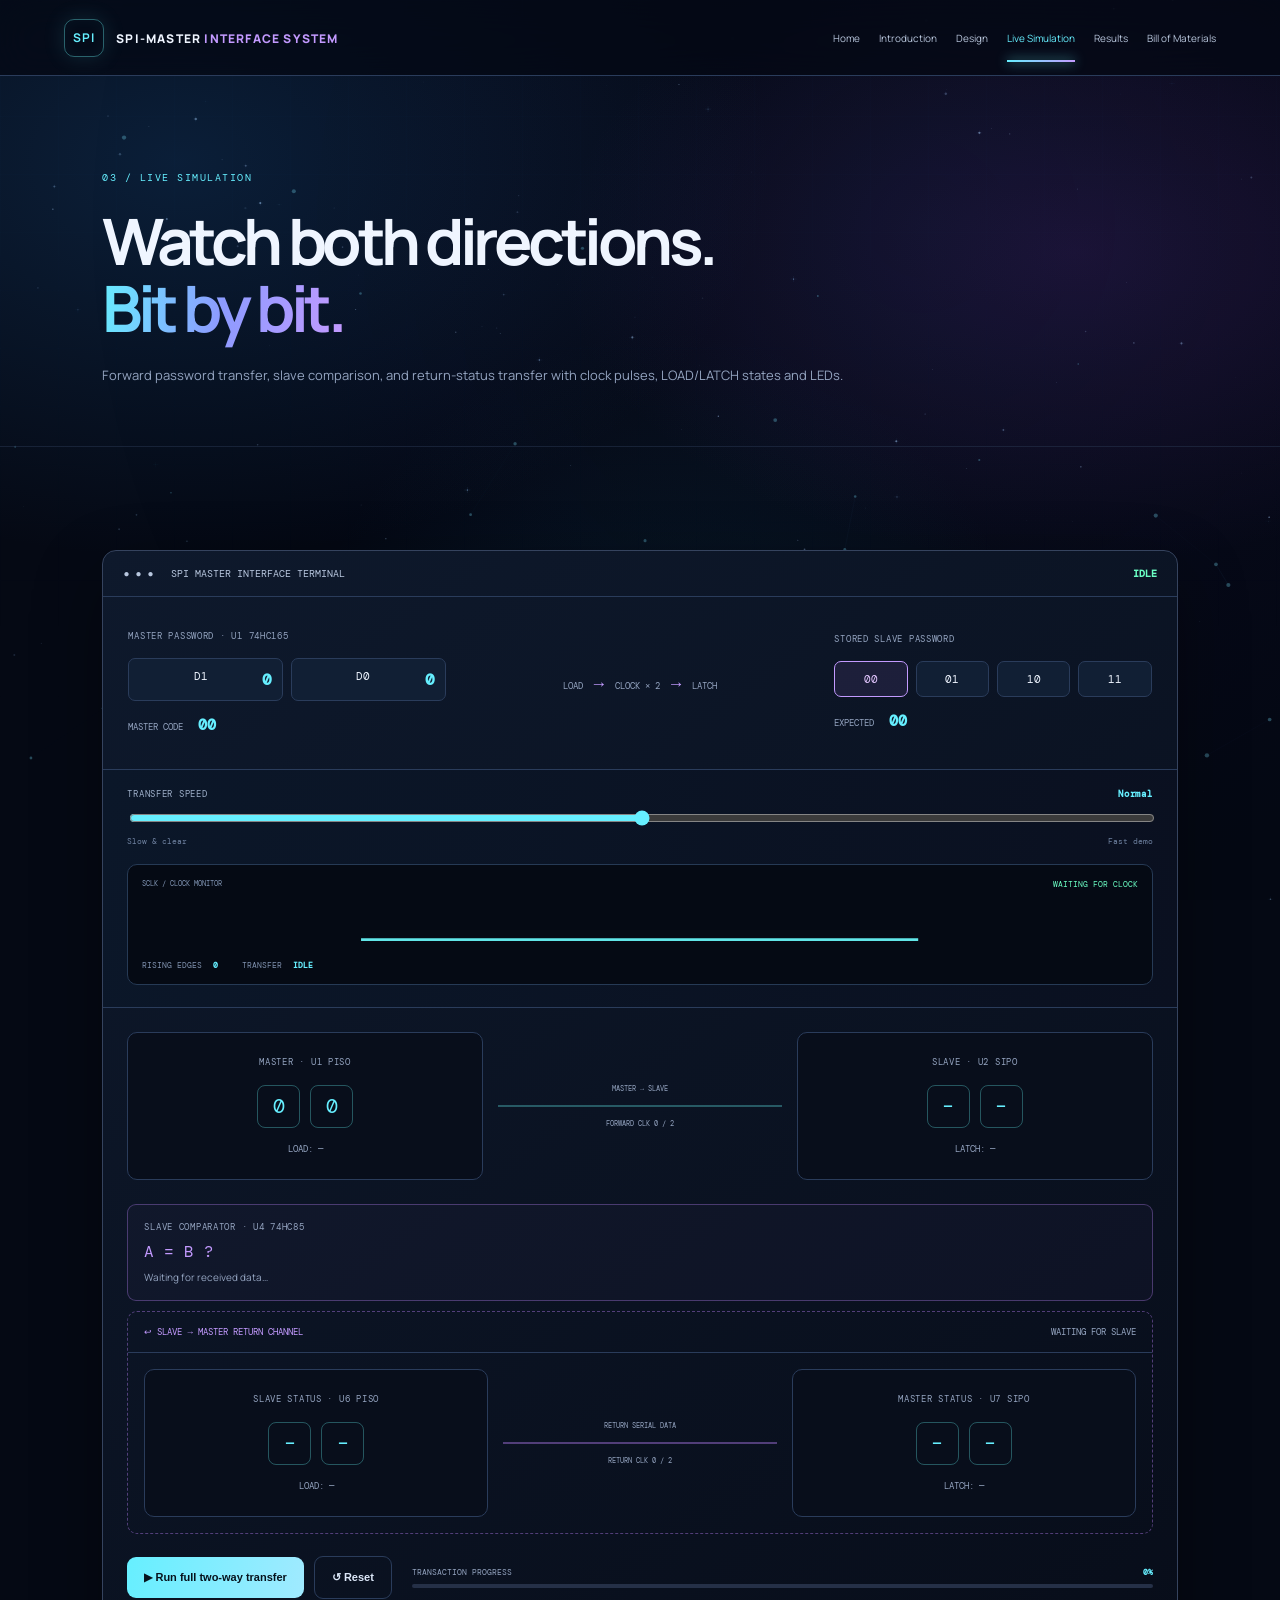
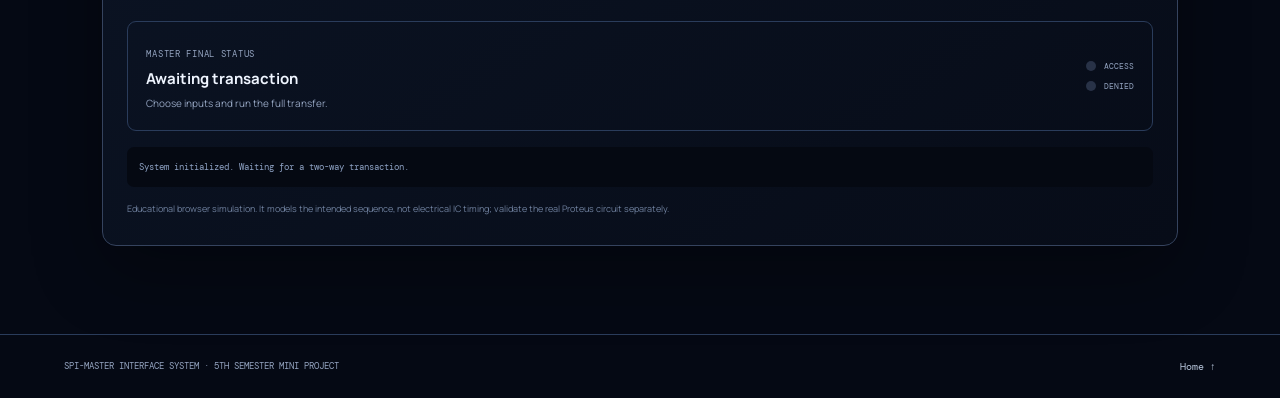
<file: simulation.html>
<!doctype html><html lang="en"><head><meta charset="utf-8"><meta name="viewport" content="width=device-width,initial-scale=1"><meta name="theme-color" content="#070b17"><title>Live Simulation | SPI Master Interface System</title><link rel="stylesheet" href="style.css"></head><body><canvas id="stars"></canvas><header><a class="logo" href="index.html"><b>SPI</b> SPI-MASTER<span> INTERFACE SYSTEM</span></a><button id="menu">☰</button><nav id="nav"><a href="index.html">Home</a><a href="introduction.html">Introduction</a><a href="design.html">Design</a><a href="simulation.html">Live Simulation</a><a href="results.html">Results</a><a href="bom.html">Bill of Materials</a></nav></header><main><section class="page-hero"><label>03 / LIVE SIMULATION</label><h1>Watch both directions.<br><em>Bit by bit.</em></h1><p>Forward password transfer, slave comparison, and return-status transfer with clock pulses, LOAD/LATCH states and LEDs.</p></section><section class="section"><div class="terminal"><div class="termhead"><span>● ● ● &nbsp; SPI MASTER INTERFACE TERMINAL</span><b id="state">IDLE</b></div><div class="controls"><div><small>MASTER PASSWORD · U1 74HC165</small><div class="switches"><button data-bit="0">D1 <b id="bit0">0</b></button><button data-bit="1">D0 <b id="bit1">0</b></button></div><p>MASTER CODE <strong id="masterCode">00</strong></p></div><div class="steps">LOAD <b>→</b> CLOCK × 2 <b>→</b> LATCH</div><div><small>STORED SLAVE PASSWORD</small><div class="codes"><button data-code="00" class="chosen">00</button><button data-code="01">01</button><button data-code="10">10</button><button data-code="11">11</button></div><p>EXPECTED <strong id="stored">00</strong></p></div></div><div class="sim-tools"><label for="speed">TRANSFER SPEED <b id="speedLabel">Normal</b></label><input id="speed" type="range" min="1" max="3" value="2" step="1" aria-label="Simulation speed"><div class="speed-ends"><span>Slow &amp; clear</span><span>Fast demo</span></div><div class="wave-panel"><div><small>SCLK / CLOCK MONITOR</small><span id="waveState">WAITING FOR CLOCK</span></div><svg viewBox="0 0 600 70" role="img" aria-label="Clock waveform monitor"><path d="M0 48 H600" stroke="#27354e" stroke-width="1"/><path id="clockWave" d="M0 48 H600" fill="none" stroke="#62e6e8" stroke-width="3" stroke-linejoin="round"/></svg><div class="wave-meta"><span>RISING EDGES <b id="edgeCount">0</b></span><span>TRANSFER <b id="wavePhase">IDLE</b></span></div></div></div>
<div class="sim-stage"><div class="simnode"><small>MASTER · U1 PISO</small><div class="bits" id="sendBits"><b>0</b><b>0</b></div><p id="loadStatus">LOAD: —</p></div><div class="wire"><small id="direction">MASTER → SLAVE</small><div class="wireline"><i id="pulse"></i></div><small id="clock">FORWARD CLK 0 / 2</small></div><div class="simnode"><small>SLAVE · U2 SIPO</small><div class="bits" id="recvBits"><b>–</b><b>–</b></div><p id="latchStatus">LATCH: —</p></div></div><div class="compare-box"><small>SLAVE COMPARATOR · U4 74HC85</small><b id="compareResult">A = B ?</b><span id="compareExplain">Waiting for received data…</span></div><div class="return-sim"><div class="return-title"><span>↩ SLAVE → MASTER RETURN CHANNEL</span><b id="returnState">WAITING FOR SLAVE</b></div><div class="return-grid"><div class="simnode"><small>SLAVE STATUS · U6 PISO</small><div class="bits" id="statusSend"><b>–</b><b>–</b></div><p id="statusLoad">LOAD: —</p></div><div class="wire"><small>RETURN SERIAL DATA</small><div class="wireline"><i id="returnPulse"></i></div><small id="returnClock">RETURN CLK 0 / 2</small></div><div class="simnode"><small>MASTER STATUS · U7 SIPO</small><div class="bits" id="statusRecv"><b>–</b><b>–</b></div><p id="statusLatch">LATCH: —</p></div></div></div><div class="actions"><button class="btn" id="run">▶ Run full two-way transfer</button><button class="btn outline" id="reset">↺ Reset</button><div class="progress"><small>TRANSACTION PROGRESS <b id="pct">0%</b></small><div><i id="bar"></i></div></div></div><div class="result" id="result"><div><small>MASTER FINAL STATUS</small><h3 id="resultTitle">Awaiting transaction</h3><p id="message">Choose inputs and run the full transfer.</p></div><div class="leds"><span><i id="green"></i> ACCESS</span><span><i id="red"></i> DENIED</span></div></div><div id="log" class="log">System initialized. Waiting for a two-way transaction.</div><p class="disclaimer">Educational browser simulation. It models the intended sequence, not electrical IC timing; validate the real Proteus circuit separately.</p></div></section></main><footer><span>SPI-MASTER INTERFACE SYSTEM · 5TH SEMESTER MINI PROJECT</span><a href="index.html">Home ↑</a></footer><script src="site.js"></script><script src="simulator.js"></script><script src="stars.js"></script></body></html>
</file>
<file: style.css>
@import url('https://fonts.googleapis.com/css2?family=DM+Mono:wght@400;500&family=Manrope:wght@400;600;700;800&display=swap');:root{--bg:#070b17;--panel:#0e192c;--text:#eff5ff;--muted:#94a4c0;--line:#293650;--cyan:#62e6e8;--purple:#bd83ff;--green:#58e3a0;--red:#ff637d}*{box-sizing:border-box}html{scroll-behavior:smooth;scroll-padding-top:90px}body{margin:0;background:var(--bg);color:var(--text);font-family:Manrope,Arial,sans-serif;overflow-x:hidden}#stars{position:fixed;inset:0;width:100%;height:100%;z-index:-1;pointer-events:none}header{position:sticky;top:0;z-index:5;display:flex;align-items:center;justify-content:space-between;gap:20px;padding:0 5vw;height:76px;background:#070b17df;backdrop-filter:blur(18px);border-bottom:1px solid var(--line)}.logo{font-weight:800;font-size:12px;letter-spacing:.1em;text-decoration:none;color:var(--text);white-space:nowrap}.logo b{display:inline-grid;place-items:center;width:40px;height:38px;margin-right:9px;border:1px solid #62e6e866;border-radius:10px;color:var(--cyan)}.logo span{color:var(--purple)}nav{display:flex;gap:19px}nav a,footer a{font-size:10px;color:#b8c6dc;text-decoration:none}nav a:hover,footer a:hover{color:var(--cyan)}#menu{display:none;background:none;color:white;border:1px solid var(--line);padding:7px;border-radius:7px}main{max-width:1500px;margin:auto}.hero,.section,.page-hero{padding:88px 8vw}.hero{min-height:calc(100vh - 76px);display:grid;grid-template-columns:1fr 1fr;align-items:center;gap:35px}.hero label,.section>label,.page-hero label,.closing label{font:10px 'DM Mono',monospace;letter-spacing:.15em;color:var(--cyan)}h1{font-size:clamp(44px,6vw,80px);line-height:1.04;letter-spacing:-.07em;margin:22px 0}h1 em,h2 em{font-style:normal;color:transparent;background:linear-gradient(100deg,var(--cyan),#8d9bff,var(--purple));background-clip:text}h2{font-size:clamp(32px,4vw,52px);letter-spacing:-.06em;line-height:1.12;margin:18px 0}.subtitle{font-size:clamp(17px,2vw,24px);letter-spacing:-.03em;color:#cbd9ee}.hero p,.section>p,.page-hero p{font-size:13px;color:var(--muted);line-height:1.9;max-width:900px}.btn{display:inline-block;border:0;border-radius:9px;background:linear-gradient(100deg,var(--cyan),#a0eaff);color:#06121c;font-size:11px;font-weight:800;padding:14px 17px;margin:12px 8px 0 0;text-decoration:none;cursor:pointer}.btn.outline{background:transparent;color:#dce7f8;border:1px solid var(--line)}.stats{display:flex;gap:32px;margin-top:40px}.stats div{display:grid;gap:6px}.stats b{font-size:18px}.stats small{font:9px 'DM Mono',monospace;color:var(--muted)}.hero-art{height:410px;position:relative;display:grid;place-items:center}.orbit{position:absolute;width:85%;aspect-ratio:1;border:1px dashed #536eaa66;border-radius:50%;animation:spin 38s linear infinite}.chip{position:absolute;width:175px;height:135px;border:1px solid #62e6e877;border-radius:16px;background:linear-gradient(145deg,#152741,#0b1222);display:grid;align-content:center;justify-items:center;gap:10px;box-shadow:0 20px 65px #0008;transform-style:preserve-3d;transform:perspective(700px) rotateY(-12deg) rotateX(5deg)}.chip small,.chip span,.beam{font:9px 'DM Mono',monospace;color:var(--cyan);letter-spacing:.1em}.chip b{font:22px 'DM Mono',monospace}.chip span{color:var(--muted);font-size:8px}.c1{left:0;top:16%}.c2{right:0;bottom:15%;border-color:#bd83ff99;transform:perspective(700px) rotateY(12deg) rotateX(-5deg)}.c2 small{color:var(--purple)}.beam{position:absolute;left:28%;top:44%;width:44%;z-index:2}.beam i{display:block;text-align:right;font-style:normal;font-size:22px;margin-top:10px}.float{position:absolute;border:1px solid #62e6e855;background:#0c1729;padding:8px 12px;border-radius:7px;color:var(--cyan);font:13px 'DM Mono',monospace;animation:up 4s infinite}.f1{right:15%;top:5%}.f2{left:9%;bottom:5%;animation-delay:-2s}.live{position:absolute;bottom:0;left:20%;font:9px 'DM Mono',monospace;color:var(--green);border:1px solid #58e3a055;padding:11px;border-radius:8px;background:#0b1424}.live i{display:inline-block;width:6px;height:6px;border-radius:50%;background:var(--green);margin-right:8px}.section{border-top:1px solid #29365088}.section>.muted,.muted{color:var(--muted)}.theme-lines{margin-top:25px;display:grid;grid-template-columns:1fr 1fr;gap:0 35px}.theme-lines p{padding:14px 16px;margin:0;border-bottom:1px solid var(--line);color:#c7d4e8;font:11px/1.7 'DM Mono',monospace}.team,.guides,.cards,.features{display:grid;grid-template-columns:repeat(4,1fr);gap:13px;margin-top:28px}.team article,.guides article,.cards article,.features article{padding:21px;border:1px solid var(--line);border-radius:12px;background:linear-gradient(145deg,#101d32d0,#090f1fdd)}.team article>b{display:grid;place-items:center;width:45px;height:45px;border:1px solid #62e6e855;border-radius:12px;color:var(--cyan);font:15px 'DM Mono',monospace}.team small,.guides span{display:block;margin-top:20px;color:var(--purple);font:8px 'DM Mono',monospace;letter-spacing:.1em}.team h3,.guides h3,.cards h3{font-size:14px}.team p,.guides p,.cards p,.features p{font-size:10px;color:var(--muted);line-height:1.7}.guides{grid-template-columns:repeat(2,1fr)}.page-hero{padding-bottom:45px}.page-hero h1{font-size:clamp(42px,5vw,68px)}.callout{padding:20px;border-left:2px solid var(--cyan);background:#62e6e80a;margin-top:24px}.callout b{color:var(--cyan);font-size:12px}.callout p{font-size:12px;color:var(--muted);line-height:1.8}.cards{grid-template-columns:repeat(4,1fr)}.cards article>b{font:20px 'DM Mono',monospace;color:var(--purple)}.tablewrap{overflow-x:auto;border:1px solid var(--line);border-radius:11px;margin-top:25px}table{width:100%;border-collapse:collapse;min-width:650px;text-align:left}th,td{padding:16px 18px;border-bottom:1px solid var(--line);font-size:11px}th{font:9px 'DM Mono',monospace;color:var(--muted);background:#ffffff05;letter-spacing:.1em}td{color:#cbd7e9}tr:last-child td{border:0}.ok{color:var(--green)}.bad{color:var(--red)}.diagram-3d{display:flex;align-items:center;gap:12px;margin-top:30px}.dblock{flex:1;min-width:0;min-height:135px;display:grid;align-content:center;justify-items:center;gap:11px;padding:14px;border:1px solid #62e6e866;border-radius:10px;background:linear-gradient(145deg,#172a45,#0a1222);box-shadow:7px 8px 0 #03060d,0 18px 35px #0005;transform:perspective(600px) rotateX(5deg);text-align:center}.dblock small{font:8px 'DM Mono',monospace;color:var(--cyan)}.dblock b{font:14px 'DM Mono',monospace}.dblock span{font-size:9px;color:var(--muted)}.dblock.compare{border-color:#bd83ff88}.dblock.compare small{color:var(--purple)}.darrow{color:var(--cyan);font-size:22px}.return-block{margin-top:24px;padding:18px;border:1px dashed #bd83ff77;border-radius:10px;display:grid;gap:9px;background:#bd83ff08}.return-block b{font:9px 'DM Mono',monospace;color:var(--purple)}.return-block span{font-size:12px;color:#cbd7e9;line-height:1.8}.timeline{display:grid;gap:13px;margin-top:25px}.timeline article{display:flex;gap:20px;padding:18px;border:1px solid var(--line);border-radius:10px;background:#0d1728}.timeline article>b{font:20px 'DM Mono',monospace;color:var(--cyan)}.timeline h3{margin:0 0 6px;font-size:13px}.timeline p{margin:0;color:var(--muted);font-size:11px;line-height:1.7}.refs{padding-left:25px;display:grid;gap:14px}.refs li{padding:13px;border-bottom:1px solid var(--line);color:var(--purple)}.refs a{font-size:12px;color:#cbd9ee;text-decoration:none}.refs a:hover{color:var(--cyan)}.terminal{margin-top:15px;border:1px solid #35435e;border-radius:14px;background:linear-gradient(145deg,#0e192c,#070c18);overflow:hidden;box-shadow:0 25px 70px #0005}.termhead{display:flex;justify-content:space-between;padding:16px 20px;border-bottom:1px solid var(--line);font:10px 'DM Mono',monospace;color:#b8c7df}.termhead b{color:var(--green)}.controls{display:grid;grid-template-columns:1fr 1.1fr 1fr;align-items:center;gap:20px;padding:25px;border-bottom:1px solid var(--line)}.controls small,.simnode small,.compare-box small,.result small{font:9px 'DM Mono',monospace;color:var(--muted);letter-spacing:.08em}.switches,.codes{display:flex;gap:8px;margin:14px 0}.switches button,.codes button{flex:1;background:#111f34;color:var(--text);border:1px solid var(--line);border-radius:7px;padding:10px;cursor:pointer;font:11px 'DM Mono',monospace}.switches button b{float:right;color:var(--cyan);font-size:16px}.switches button.active{border-color:var(--cyan)}.codes button.chosen{border-color:var(--purple);color:#e3c6ff;background:#bd83ff18}.controls p{font:9px 'DM Mono',monospace;color:var(--muted)}.controls p strong{font-size:15px;color:var(--cyan);margin-left:10px}.steps{text-align:center;font:9px 'DM Mono',monospace;color:var(--muted)}.steps b{color:var(--purple);font-size:17px;margin:0 6px}.sim-stage,.return-grid{display:grid;grid-template-columns:1fr .8fr 1fr;align-items:center;gap:15px;padding:24px}.simnode{padding:15px;border:1px solid var(--line);border-radius:10px;background:#080e1b;text-align:center}.bits{display:flex;justify-content:center;gap:10px;margin:15px}.bits b{width:43px;height:43px;display:grid;place-items:center;border:1px solid #62e6e855;border-radius:8px;color:var(--cyan);font:20px 'DM Mono',monospace}.bits b.hot{background:var(--cyan);color:#06111b}.simnode p{font:9px 'DM Mono',monospace;color:var(--muted)}.wire{display:grid;gap:12px;font:8px 'DM Mono',monospace;text-align:center;color:var(--muted)}.wireline{height:2px;background:#62e6e855;position:relative}.wireline i{display:none;position:absolute;left:0;top:-4px;width:10px;height:10px;border-radius:50%;background:var(--cyan);box-shadow:0 0 12px var(--cyan)}.wireline i.go{display:block;animation:wire 600ms linear}.compare-box{margin:0 24px 10px;padding:16px;border:1px solid #bd83ff55;border-radius:9px;display:grid;gap:8px;background:#bd83ff08}.compare-box b{font:16px 'DM Mono',monospace;color:var(--purple)}.compare-box span{font-size:10px;color:var(--muted)}.return-sim{margin:10px 24px 22px;border:1px dashed #bd83ff66;border-radius:10px}.return-title{padding:14px 16px;display:flex;justify-content:space-between;gap:10px;border-bottom:1px solid var(--line);font:9px 'DM Mono',monospace;color:var(--purple)}.return-title b{font-weight:400;color:var(--muted)}.return-grid{padding:16px}.return-grid .wireline{background:#bd83ff66}.return-grid .wireline i{background:var(--purple);box-shadow:0 0 12px var(--purple)}.actions{display:flex;gap:10px;align-items:center;flex-wrap:wrap;padding:0 24px 22px}.actions .btn{margin:0}.progress{flex:1;min-width:160px;margin-left:10px}.progress small{display:flex;justify-content:space-between;font:8px 'DM Mono',monospace;color:var(--muted);margin-bottom:7px}.progress small b{color:var(--cyan)}.progress>div{height:4px;background:#253047;border-radius:5px;overflow:hidden}.progress>div i{display:block;width:0;height:100%;background:linear-gradient(90deg,var(--cyan),var(--purple));transition:width .3s}.result{margin:0 24px 16px;padding:18px;border:1px solid var(--line);border-radius:9px;display:flex;align-items:center;justify-content:space-between;gap:15px}.result h3{font-size:15px;margin:6px 0}.result p{font-size:10px;color:var(--muted);margin:0;line-height:1.7}.leds{display:grid;gap:10px;font:8px 'DM Mono',monospace;color:var(--muted);white-space:nowrap}.leds span{display:flex;align-items:center;gap:8px}.leds i{width:10px;height:10px;border-radius:50%;background:#283247}.leds i.on.green{background:var(--green);box-shadow:0 0 12px var(--green)}.leds i.on.red{background:var(--red);box-shadow:0 0 12px var(--red)}.log{margin:0 24px 15px;padding:12px;background:#050912;border-radius:7px;color:#8ea2c4;font:9px/1.8 'DM Mono',monospace;max-height:105px;overflow:auto}.disclaimer{padding:0 24px 20px;color:#6f809e;font-size:9px;line-height:1.6}footer{padding:25px 5vw;border-top:1px solid var(--line);display:flex;justify-content:space-between;gap:20px;color:var(--muted);font:9px 'DM Mono',monospace}@keyframes spin{to{transform:rotate(360deg)}}@keyframes up{50%{transform:translateY(-10px)}}@keyframes wire{to{left:calc(100% - 10px)}}@media(max-width:1000px){nav{gap:10px}nav a{font-size:9px}.diagram-3d{flex-wrap:wrap}.dblock{flex-basis:35%}.team,.cards,.features{grid-template-columns:repeat(2,1fr)}}@media(max-width:700px){header{height:68px;padding:0 18px}.logo{font-size:9px}#menu{display:block}nav{display:none;position:absolute;top:67px;left:0;right:0;padding:18px;background:#080e1d;flex-direction:column;gap:17px}nav.open{display:flex}nav a{font-size:12px}.hero,.section,.page-hero{padding:60px 20px}.hero{grid-template-columns:1fr}.hero-art{height:330px}.chip{width:140px;height:115px}.two{grid-template-columns:1fr}.theme-lines{grid-template-columns:1fr}.team,.cards,.features,.guides{grid-template-columns:1fr}.diagram-3d{display:grid;grid-template-columns:1fr}.darrow{text-align:center;transform:rotate(90deg)}.dblock{min-height:100px}.controls{grid-template-columns:1fr}.sim-stage,.return-grid{grid-template-columns:1fr}.wire{padding:5px}.return-title{flex-direction:column}.actions{padding:0 15px 18px}.progress{flex-basis:100%;margin:8px 0 0}.result{margin:0 15px 15px;align-items:flex-start;flex-direction:column}.leds{display:flex}.log{margin:0 15px 15px}.disclaimer{padding:0 15px 18px}footer{flex-wrap:wrap;justify-content:center;text-align:center}footer span{flex-basis:100%;order:3}}
/* Home page final-touch refinements */
.home-hero .subtitle{font-weight:800;font-size:clamp(19px,2.35vw,28px);color:#f3f7ff;line-height:1.35;max-width:720px}
.theme-heading{font-size:clamp(24px,3vw,38px);letter-spacing:-.035em;line-height:1.3;max-width:1050px}
.theme-heading strong{font-weight:800;color:#f4f7ff}
.team article{min-width:0}
.team .student-name{font-size:clamp(14px,1.2vw,17px);line-height:1.45;color:#62e6e8;overflow-wrap:anywhere}
.team .student-usn{font:10px/1.7 'DM Mono',monospace;color:#bd83ff;overflow-wrap:anywhere}
.team .student-mail{font:10px/1.7 Manrope,Arial,sans-serif;color:#58e3a0;overflow-wrap:anywhere}
@media(max-width:700px){.home-hero .subtitle{font-size:21px}.team .student-mail,.team .student-usn{font-size:11px}}

/* Final atmospheric background: animated cosmic depth, subtle glow and glass cards */
body{background:radial-gradient(ellipse at 14% 18%,rgba(24,75,129,.34),transparent 38%),radial-gradient(ellipse at 84% 28%,rgba(93,42,145,.24),transparent 34%),radial-gradient(ellipse at 52% 90%,rgba(10,115,133,.16),transparent 42%),#050914;background-attachment:fixed}
#stars{z-index:0;opacity:.95}
header,main,footer{position:relative;z-index:1}
header{background:rgba(5,9,20,.76)}
.hero-art:before{content:"";position:absolute;inset:8%;border-radius:50%;background:radial-gradient(circle,rgba(55,112,190,.13),rgba(103,65,174,.07) 40%,transparent 72%);filter:blur(10px);animation:nebulaPulse 8s ease-in-out infinite}
.team article,.guides article{backdrop-filter:blur(12px);box-shadow:0 12px 40px rgba(0,0,0,.18);transition:transform .25s ease,border-color .25s ease,box-shadow .25s ease}
.team article:hover,.guides article:hover{transform:translateY(-5px);border-color:#62e6e899;box-shadow:0 18px 48px rgba(32,140,190,.12)}
.theme-heading strong{display:inline-block;text-shadow:0 0 28px rgba(98,230,232,.12)}
@keyframes nebulaPulse{0%,100%{opacity:.45;transform:scale(.96)}50%{opacity:1;transform:scale(1.05)}}
@media(prefers-reduced-motion:reduce){*,*:before,*:after{animation-duration:.01ms!important;animation-iteration-count:1!important;scroll-behavior:auto!important;transition-duration:.01ms!important}}

/* ULTIMATE EDITION — cinematic glass, motion, and interactive architecture */
:root{--cyan:#66efff;--purple:#c39aff;--green:#6bffc4;--line:#2a3c5b}
body:after{content:"";position:fixed;inset:0;z-index:0;pointer-events:none;opacity:.14;background-image:linear-gradient(rgba(90,165,230,.12) 1px,transparent 1px),linear-gradient(90deg,rgba(90,165,230,.12) 1px,transparent 1px);background-size:58px 58px;mask-image:linear-gradient(to bottom,black,transparent 88%)}
header,main,footer{z-index:1}.logo b{box-shadow:0 0 22px #62e6e822,inset 0 0 15px #62e6e80b}nav a{position:relative;transition:color .2s}nav a.current{color:var(--cyan)}nav a.current:after{content:"";position:absolute;left:0;right:0;bottom:-9px;height:2px;background:linear-gradient(90deg,var(--cyan),var(--purple));box-shadow:0 0 12px #62e6e8}
.hero-art .chip{animation:chipFloat 6s ease-in-out infinite}.hero-art .c2{animation-delay:-3s}.beam{filter:drop-shadow(0 0 8px #62e6e844)}.live{box-shadow:0 0 25px #58e3a00b;backdrop-filter:blur(12px)}
.section,.page-hero,.hero{transition:opacity .7s ease,transform .7s ease}.reveal{opacity:0;transform:translateY(18px)}.reveal.visible{opacity:1;transform:translateY(0)}
.spi-architecture{position:relative;background:radial-gradient(ellipse at 50% 0%,#15335a 0%,#0a1222 65%);box-shadow:0 25px 90px #0008,inset 0 1px #a3ddff12}.spi-architecture:before{content:"";position:absolute;inset:0;pointer-events:none;background:linear-gradient(110deg,transparent 25%,#5acbff08 50%,transparent 75%);background-size:220% 100%;animation:scanShine 9s linear infinite}.spi-architecture svg .unit,.spi-architecture svg .control{transition:filter .25s,fill .25s}.spi-architecture svg .unit:hover{filter:drop-shadow(0 0 8px #55bff388);fill:#203e65}
.explorer{display:grid;grid-template-columns:minmax(190px,.72fr) minmax(0,1.6fr);gap:16px;margin-top:22px}.explorer-controls{display:grid;gap:8px;align-content:start}.explorer-btn{padding:13px 14px;border:1px solid #2a3c5b;border-radius:10px;background:linear-gradient(145deg,#111f36,#09111f);color:#c5d6ed;text-align:left;font:10px 'DM Mono',monospace;cursor:pointer;transition:transform .2s,border-color .2s,background .2s}.explorer-btn:hover,.explorer-btn.selected{transform:translateX(3px);border-color:#66efff99;background:linear-gradient(100deg,#12314a,#12182f);color:#f3fbff;box-shadow:inset 3px 0 var(--cyan),0 10px 28px #0002}.explorer-detail{padding:clamp(20px,3vw,34px);border:1px solid #385477;border-radius:16px;background:radial-gradient(ellipse at 100% 0%,#633d8520,transparent 48%),linear-gradient(145deg,#101f36ed,#080f1ddd);box-shadow:0 20px 60px #0004;min-height:260px}.explorer-top{display:flex;justify-content:space-between;gap:12px;flex-wrap:wrap;font:9px 'DM Mono',monospace;color:var(--cyan);letter-spacing:.1em}.signal-live{color:var(--green)}.signal-live i{display:inline-block;width:6px;height:6px;background:var(--green);border-radius:50%;box-shadow:0 0 10px var(--green);margin-right:6px}.explorer-detail h3{font-size:clamp(21px,3vw,32px);margin:28px 0 12px;letter-spacing:-.04em}.explorer-detail p{font-size:12px;line-height:1.9;color:#aebed5;max-width:780px}.explorer-metrics{display:grid;grid-template-columns:repeat(3,1fr);gap:10px;margin-top:25px}.explorer-metrics div{padding:12px;border:1px solid #2a3c5b;border-radius:9px;background:#050a14a8;display:grid;gap:8px;min-width:0}.explorer-metrics small{font:8px 'DM Mono',monospace;color:#7f96b8}.explorer-metrics b{font-size:10px;color:#e4f0ff;overflow-wrap:anywhere}
.sim-tools{padding:18px 24px 22px;border-bottom:1px solid var(--line);display:grid;grid-template-columns:1fr;gap:8px;background:linear-gradient(100deg,#0b1729,#0a1020)}.sim-tools>label{display:flex;justify-content:space-between;gap:12px;font:9px 'DM Mono',monospace;color:#9eafc9;letter-spacing:.08em}.sim-tools>label b{color:var(--cyan)}.sim-tools input{width:100%;accent-color:var(--cyan);cursor:pointer}.speed-ends{display:flex;justify-content:space-between;font:8px 'DM Mono',monospace;color:#7083a2}.wave-panel{margin-top:10px;padding:14px;border:1px solid #263a55;border-radius:10px;background:#050a14}.wave-panel>div:first-child{display:flex;justify-content:space-between;gap:12px;flex-wrap:wrap;font:8px 'DM Mono',monospace;color:#8095b4}.wave-panel>div:first-child span{color:var(--green)}.wave-panel svg{display:block;width:100%;height:65px;margin-top:6px}.wave-meta{display:flex;gap:24px;flex-wrap:wrap;font:8px 'DM Mono',monospace;color:#8193b0}.wave-meta b{color:var(--cyan);margin-left:6px}
@keyframes chipFloat{0%,100%{translate:0 0}50%{translate:0 -9px}}@keyframes scanShine{0%{background-position:200% 0}100%{background-position:-200% 0}}
@media(max-width:720px){.explorer{grid-template-columns:1fr}.explorer-controls{grid-template-columns:repeat(2,minmax(0,1fr))}.explorer-btn{font-size:9px;padding:11px 9px}.explorer-metrics{grid-template-columns:1fr}.explorer-detail{min-height:0}.sim-tools{padding:15px}.wave-panel>div:first-child{flex-direction:column}}
@media(prefers-reduced-motion:reduce){.reveal{opacity:1;transform:none}}


/* FINAL POLISH — readability, accessible focus, responsive invoice summary */
:focus-visible{outline:2px solid var(--cyan);outline-offset:4px}
nav a{padding:8px 0}
.team article,.guides article,.cards article,.features article,.explorer-detail,.terminal{backdrop-filter:blur(10px)}
.team article,.guides article,.cards article,.features article{transition:transform .25s ease,border-color .25s ease,box-shadow .25s ease}
.cards article:hover,.features article:hover{transform:translateY(-4px);border-color:#66efff66;box-shadow:0 16px 42px #0004}
.bom-table{min-width:690px}
.bom-table th:last-child,.bom-table td:last-child,.bom-table th:nth-last-child(2),.bom-table td:nth-last-child(2){text-align:right;white-space:nowrap}
.bom-table td:nth-child(1),.bom-table td:nth-child(3){font-family:'DM Mono',monospace;color:#8feef5}
.bom-table tbody tr:hover{background:#66efff08}
.invoice-summary{max-width:460px;margin:20px 0 0 auto;padding:18px;border:1px solid #2a3c5b;border-radius:14px;background:linear-gradient(145deg,#101f36e8,#080f1de8);box-shadow:0 18px 50px #0003}
.invoice-summary>div{display:flex;justify-content:space-between;gap:20px;padding:10px 2px;border-bottom:1px solid #29365088;font-size:12px;color:#aebed5}
.invoice-summary b{font-family:'DM Mono',monospace;color:#eaf5ff;white-space:nowrap}
.invoice-summary .grand-total{margin-top:6px;padding-top:15px;border-bottom:0;font-size:15px;color:#effaff}
.invoice-summary .grand-total b{font-size:23px;color:#66efff;text-shadow:0 0 18px #66efff2b}
.invoice-footnote{max-width:900px;margin-top:18px;font-size:10px;line-height:1.8}
@media(max-width:720px){.invoice-summary{max-width:none}.bom-table th,.bom-table td{padding:12px 13px}.hero{grid-template-columns:1fr}.hero-art{height:330px}.stats{gap:18px;flex-wrap:wrap}}
</file>
